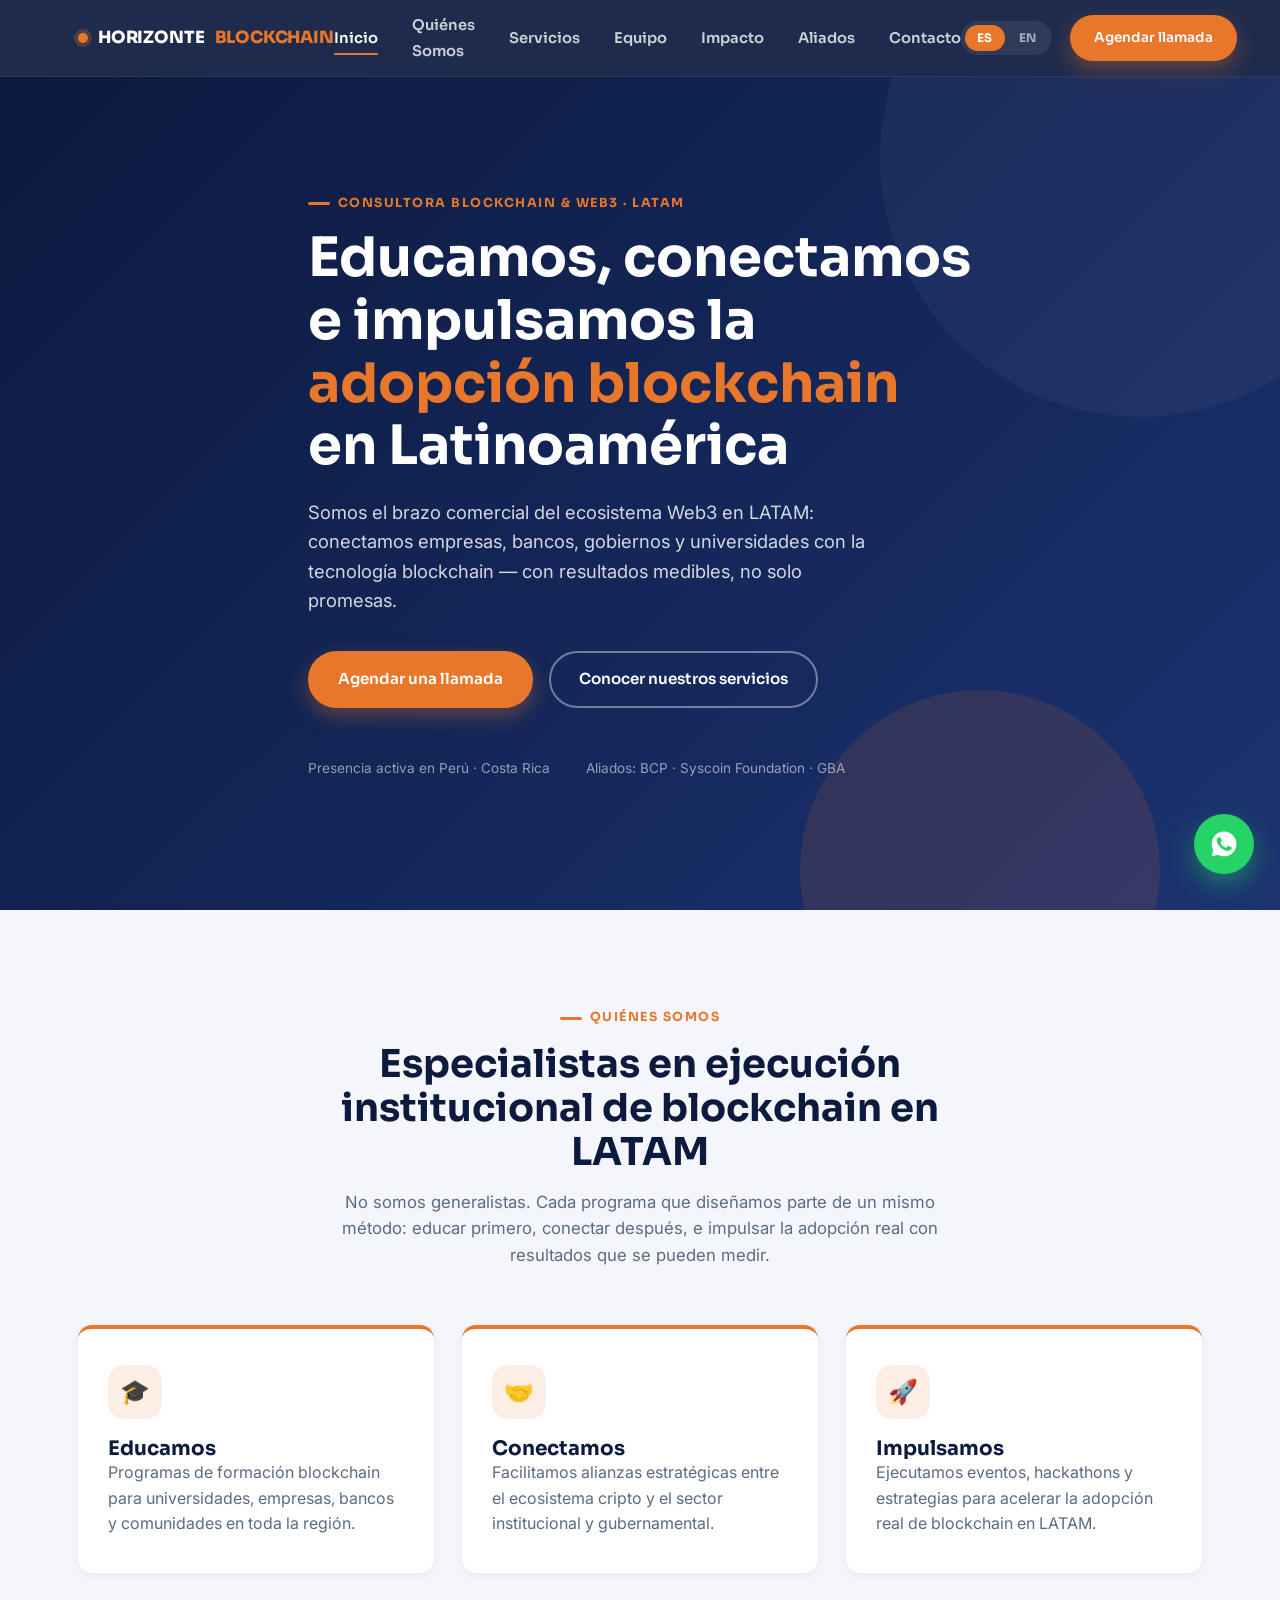
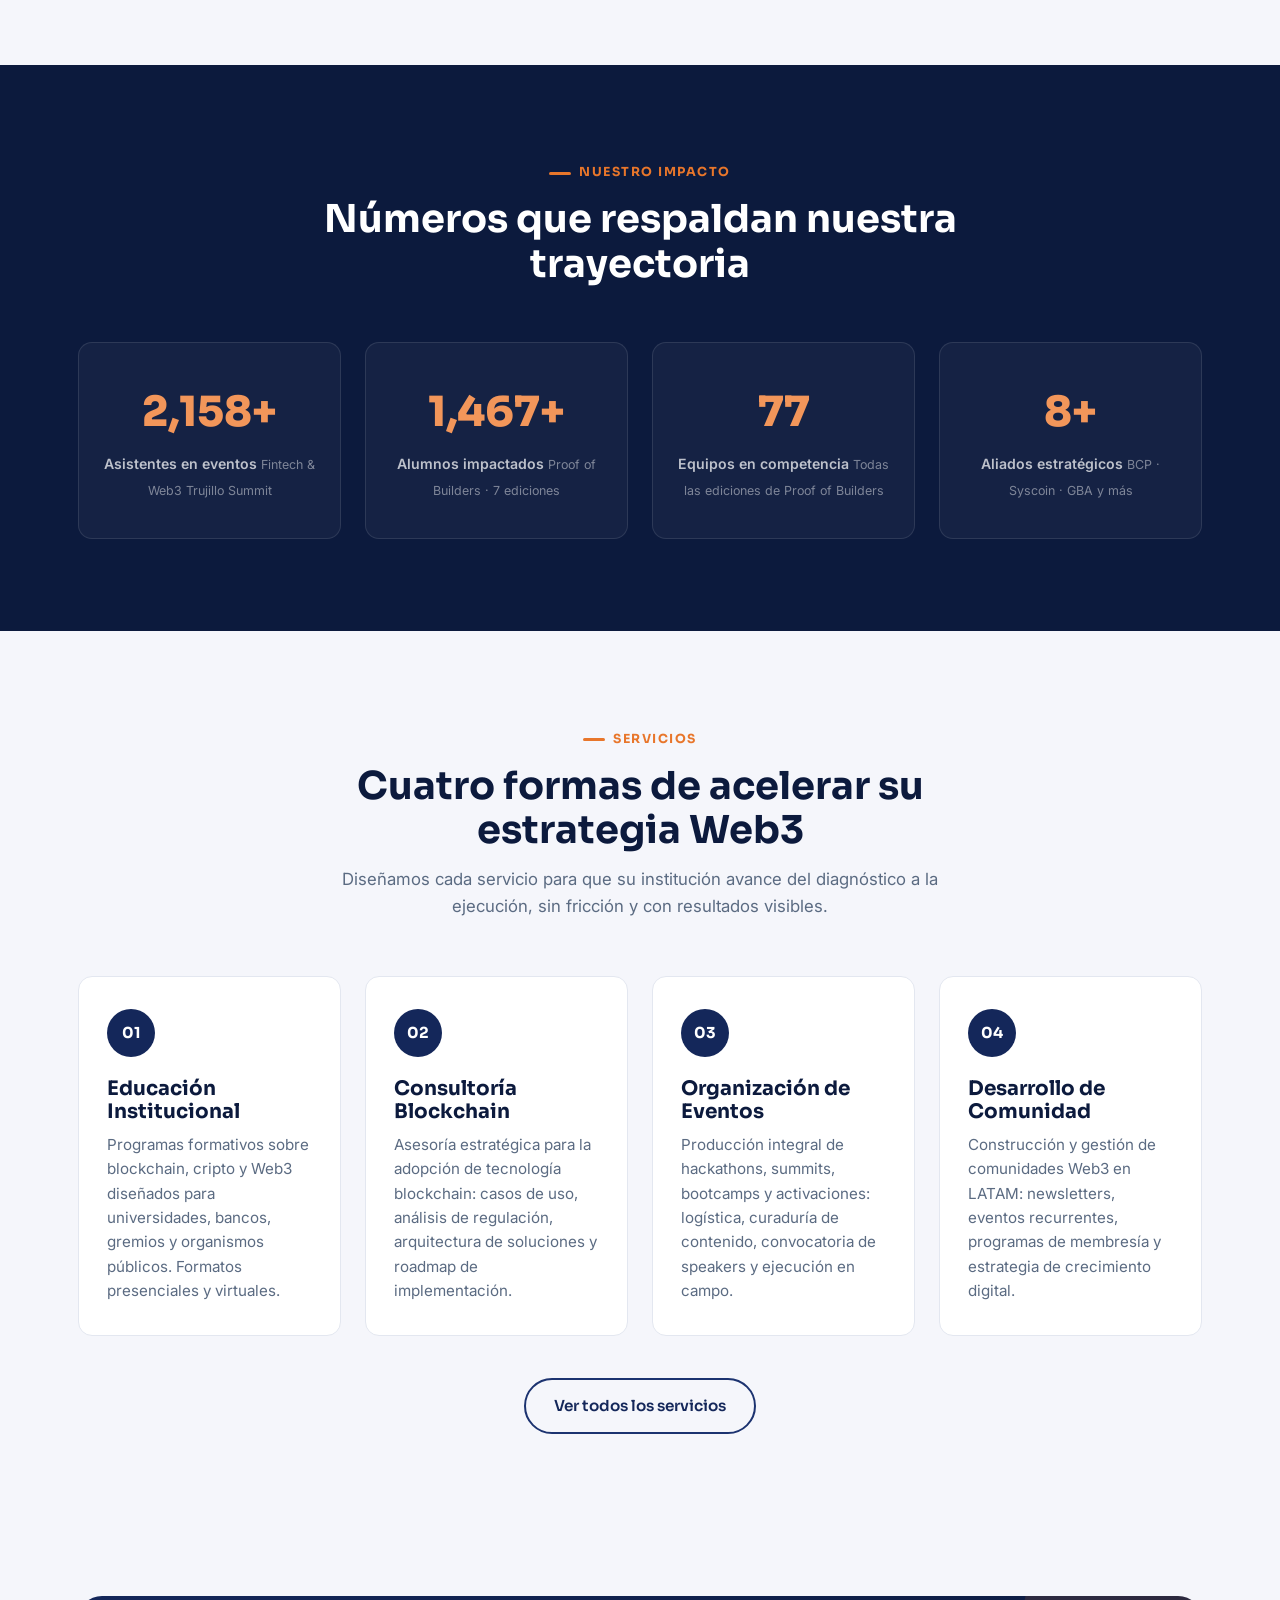
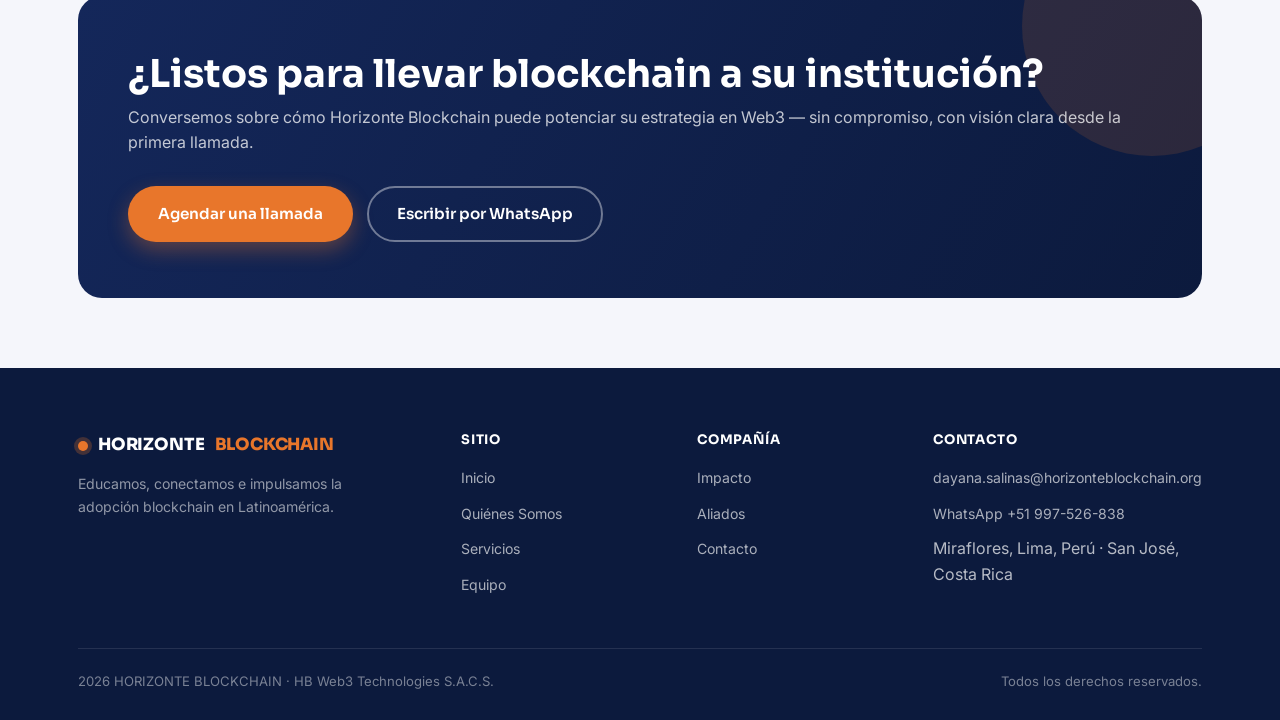
<file: index.html>
<!DOCTYPE html>
<html lang="es">
<head>
<meta charset="UTF-8">
<meta name="viewport" content="width=device-width, initial-scale=1.0">
<title>Horizonte Blockchain | Consultora Blockchain &amp; Web3 en LATAM</title>
<meta name="description" content="Educamos, conectamos e impulsamos la adopción blockchain en Latinoamérica. Consultoría, educación institucional y eventos Web3 en Perú, Costa Rica y toda la región.">
<link rel="icon" type="image/svg+xml" href="assets/favicon.svg">
<link rel="preconnect" href="https://fonts.googleapis.com">
<link rel="preconnect" href="https://fonts.gstatic.com" crossorigin>
<link href="https://fonts.googleapis.com/css2?family=Inter:wght@400;500;600;700&family=Sora:wght@600;700;800&display=swap" rel="stylesheet">
<link rel="stylesheet" href="assets/css/style.css">
</head>
<body>

<nav class="navbar">
  <div class="container nav-inner">
    <a href="index.html" class="brand"><span class="dot"></span>HORIZONTE <span class="accent">BLOCKCHAIN</span></a>
    <ul class="nav-links">
      <li><a href="index.html" data-i18n-html="nav.home">Inicio</a></li>
      <li><a href="nosotros.html" data-i18n-html="nav.about">Quiénes Somos</a></li>
      <li><a href="servicios.html" data-i18n-html="nav.services">Servicios</a></li>
      <li><a href="equipo.html" data-i18n-html="nav.team">Equipo</a></li>
      <li><a href="impacto.html" data-i18n-html="nav.impact">Impacto</a></li>
      <li><a href="aliados.html" data-i18n-html="nav.partners">Aliados</a></li>
      <li><a href="contacto.html" data-i18n-html="nav.contact">Contacto</a></li>
    </ul>
    <div class="nav-right">
      <div class="lang-toggle">
        <button data-lang="es">ES</button>
        <button data-lang="en">EN</button>
      </div>
      <a href="contacto.html" class="btn btn-primary" data-i18n-html="nav.cta" style="padding:10px 22px;font-size:0.85rem;">Agendar llamada</a>
      <button class="nav-toggle-btn" aria-label="Menú"><span></span><span></span><span></span></button>
    </div>
  </div>
</nav>

<section class="hero">
  <div class="container hero-inner">
    <p class="eyebrow" data-i18n-html="home.hero.eyebrow">Consultora Blockchain &amp; Web3 · LATAM</p>
    <h1 data-i18n-html="home.hero.title">Educamos, conectamos e impulsamos la <span class="accent">adopción blockchain</span> en Latinoamérica</h1>
    <p class="lead" data-i18n-html="home.hero.lead">Somos el brazo comercial del ecosistema Web3 en LATAM: conectamos empresas, bancos, gobiernos y universidades con la tecnología blockchain — con resultados medibles, no solo promesas.</p>
    <div class="hero-cta">
      <a href="contacto.html" class="btn btn-primary" data-i18n-html="home.hero.cta1">Agendar una llamada</a>
      <a href="servicios.html" class="btn btn-outline" data-i18n-html="home.hero.cta2">Conocer nuestros servicios</a>
    </div>
    <div class="hero-meta">
      <span data-i18n-html="home.hero.meta1">Presencia activa en Perú · Costa Rica</span>
      <span data-i18n-html="home.hero.meta2">Aliados: BCP · Syscoin Foundation · GBA</span>
    </div>
  </div>
</section>

<section>
  <div class="container">
    <div class="section-head">
      <p class="eyebrow" data-i18n-html="home.pillars.eyebrow">Quiénes Somos</p>
      <h2 data-i18n-html="home.pillars.title">Especialistas en ejecución institucional de blockchain en LATAM</h2>
      <p class="lead" data-i18n-html="home.pillars.lead">No somos generalistas. Cada programa que diseñamos parte de un mismo método: educar primero, conectar después, e impulsar la adopción real con resultados que se pueden medir.</p>
    </div>
    <div class="grid-3">
      <div class="pillar-card reveal">
        <div class="icon-circle">🎓</div>
        <h3 data-i18n-html="home.pillar1.title">Educamos</h3>
        <p data-i18n-html="home.pillar1.body">Programas de formación blockchain para universidades, empresas, bancos y comunidades en toda la región.</p>
      </div>
      <div class="pillar-card reveal">
        <div class="icon-circle">🤝</div>
        <h3 data-i18n-html="home.pillar2.title">Conectamos</h3>
        <p data-i18n-html="home.pillar2.body">Facilitamos alianzas estratégicas entre el ecosistema cripto y el sector institucional y gubernamental.</p>
      </div>
      <div class="pillar-card reveal">
        <div class="icon-circle">🚀</div>
        <h3 data-i18n-html="home.pillar3.title">Impulsamos</h3>
        <p data-i18n-html="home.pillar3.body">Ejecutamos eventos, hackathons y estrategias para acelerar la adopción real de blockchain en LATAM.</p>
      </div>
    </div>
  </div>
</section>

<section class="on-dark">
  <div class="container">
    <div class="section-head">
      <p class="eyebrow" data-i18n-html="home.stats.eyebrow">Nuestro Impacto</p>
      <h2 data-i18n-html="home.stats.title">Números que respaldan nuestra trayectoria</h2>
    </div>
    <div class="stats-grid">
      <div class="stat-box">
        <span class="stat-num" data-count="2,500+">0</span>
        <span class="stat-label" data-i18n-html="home.stat1.label">Asistentes en eventos</span>
        <span class="stat-sub" data-i18n-html="home.stat1.sub">Fintech &amp; Web3 Trujillo Summit</span>
      </div>
      <div class="stat-box">
        <span class="stat-num" data-count="1,700+">0</span>
        <span class="stat-label" data-i18n-html="home.stat2.label">Alumnos impactados</span>
        <span class="stat-sub" data-i18n-html="home.stat2.sub">Proof of Builders · 7 ediciones</span>
      </div>
      <div class="stat-box">
        <span class="stat-num" data-count="90">0</span>
        <span class="stat-label" data-i18n-html="home.stat3.label">Equipos en competencia</span>
        <span class="stat-sub" data-i18n-html="home.stat3.sub">Todas las ediciones de Proof of Builders</span>
      </div>
      <div class="stat-box">
        <span class="stat-num" data-count="10+">0</span>
        <span class="stat-label" data-i18n-html="home.stat4.label">Aliados estratégicos</span>
        <span class="stat-sub" data-i18n-html="home.stat4.sub">BCP · Syscoin · GBA y más</span>
      </div>
    </div>
  </div>
</section>

<section>
  <div class="container">
    <div class="section-head">
      <p class="eyebrow" data-i18n-html="home.services.eyebrow">Servicios</p>
      <h2 data-i18n-html="home.services.title">Cuatro formas de acelerar su estrategia Web3</h2>
      <p class="lead" data-i18n-html="home.services.lead">Diseñamos cada servicio para que su institución avance del diagnóstico a la ejecución, sin fricción y con resultados visibles.</p>
    </div>
    <div class="grid-4">
      <div class="card reveal">
        <span class="num-badge">01</span>
        <h3 data-i18n-html="services.s1.title">Educación Institucional</h3>
        <p data-i18n-html="services.s1.body">Programas formativos sobre blockchain, cripto y Web3 diseñados para universidades, bancos, gremios y organismos públicos.</p>
      </div>
      <div class="card reveal">
        <span class="num-badge">02</span>
        <h3 data-i18n-html="services.s2.title">Consultoría Blockchain</h3>
        <p data-i18n-html="services.s2.body">Asesoría estratégica para la adopción de tecnología blockchain: casos de uso, regulación y roadmap de implementación.</p>
      </div>
      <div class="card reveal">
        <span class="num-badge">03</span>
        <h3 data-i18n-html="services.s3.title">Organización de Eventos</h3>
        <p data-i18n-html="services.s3.body">Producción integral de hackathons, summits, bootcamps y activaciones blockchain en campo.</p>
      </div>
      <div class="card reveal">
        <span class="num-badge">04</span>
        <h3 data-i18n-html="services.s4.title">Desarrollo de Comunidad</h3>
        <p data-i18n-html="services.s4.body">Construcción y gestión de comunidades Web3 en LATAM con estrategia de crecimiento digital.</p>
      </div>
    </div>
    <div class="text-center" style="margin-top:42px;">
      <a href="servicios.html" class="btn btn-outline-dark" data-i18n-html="home.services.cta">Ver todos los servicios</a>
    </div>
  </div>
</section>

<section class="tight">
  <div class="container">
    <div class="cta-band">
      <div>
        <h2 data-i18n-html="home.cta.title">¿Listos para llevar blockchain a su institución?</h2>
        <p data-i18n-html="home.cta.body">Conversemos sobre cómo Horizonte Blockchain puede potenciar su estrategia en Web3 — sin compromiso, con visión clara desde la primera llamada.</p>
      </div>
      <div class="cta-actions">
        <a href="contacto.html" class="btn btn-primary" data-i18n-html="home.cta.btn1">Agendar una llamada</a>
        <a href="https://wa.me/51997526838" target="_blank" rel="noopener" class="btn btn-outline" data-i18n-html="home.cta.btn2">Escribir por WhatsApp</a>
      </div>
    </div>
  </div>
</section>

<footer>
  <div class="container">
    <div class="footer-grid">
      <div class="footer-brand">
        <div class="brand"><span class="dot"></span>HORIZONTE <span class="accent">BLOCKCHAIN</span></div>
        <p data-i18n-html="footer.tagline">Educamos, conectamos e impulsamos la adopción blockchain en Latinoamérica.</p>
      </div>
      <div>
        <h4 data-i18n-html="footer.col1">Sitio</h4>
        <ul>
          <li><a href="index.html" data-i18n-html="nav.home">Inicio</a></li>
          <li><a href="nosotros.html" data-i18n-html="nav.about">Quiénes Somos</a></li>
          <li><a href="servicios.html" data-i18n-html="nav.services">Servicios</a></li>
          <li><a href="equipo.html" data-i18n-html="nav.team">Equipo</a></li>
        </ul>
      </div>
      <div>
        <h4 data-i18n-html="footer.col2">Compañía</h4>
        <ul>
          <li><a href="impacto.html" data-i18n-html="nav.impact">Impacto</a></li>
          <li><a href="aliados.html" data-i18n-html="nav.partners">Aliados</a></li>
          <li><a href="contacto.html" data-i18n-html="nav.contact">Contacto</a></li>
        </ul>
      </div>
      <div>
        <h4 data-i18n-html="footer.col3">Contacto</h4>
        <ul>
          <li><a href="mailto:dayana.salinas@horizonteblockchain.org">dayana.salinas@horizonteblockchain.org</a></li>
          <li><a href="https://wa.me/51997526838" target="_blank" rel="noopener">WhatsApp +51 997-526-838</a></li>
          <li><span data-i18n-html="footer.location">Miraflores, Lima, Perú · San José, Costa Rica</span></li>
        </ul>
      </div>
    </div>
    <div class="footer-bottom">
      <span><span data-year></span> HORIZONTE BLOCKCHAIN · <span data-i18n-html="footer.legal">HB Web3 Technologies S.A.C.S.</span></span>
      <span data-i18n-html="footer.rights">Todos los derechos reservados.</span>
    </div>
  </div>
</footer>

<a href="https://wa.me/51997526838" target="_blank" rel="noopener" class="wa-float" aria-label="WhatsApp">
  <svg viewBox="0 0 24 24"><path d="M12.04 2c-5.46 0-9.91 4.45-9.91 9.91 0 1.75.46 3.45 1.32 4.95L2 22l5.25-1.38c1.45.79 3.08 1.21 4.79 1.21 5.46 0 9.91-4.45 9.91-9.91s-4.45-9.92-9.91-9.92zm5.71 14.06c-.24.68-1.4 1.34-1.93 1.42-.5.08-1.12.11-1.81-.11-.42-.13-.96-.31-1.66-.61-2.92-1.26-4.82-4.21-4.97-4.41-.15-.2-1.19-1.58-1.19-3.01 0-1.43.75-2.13 1.02-2.42.27-.29.58-.36.78-.36.2 0 .39 0 .56.01.18.01.42-.07.66.5.24.58.82 2 .9 2.14.08.15.13.32.03.52-.1.2-.16.32-.31.49-.15.17-.31.38-.45.51-.15.14-.3.29-.13.58.17.29.78 1.27 1.67 2.06 1.15 1.02 2.11 1.34 2.42 1.49.31.15.49.13.67-.05.18-.18.78-.84.98-1.13.2-.29.4-.24.66-.14.27.1 1.69.8 1.98.94.29.15.48.22.55.34.07.13.07.74-.17 1.42z"/></svg>
</a>

<script src="assets/js/i18n.js"></script>
<script src="assets/js/main.js"></script>
</body>
</html>
</file>
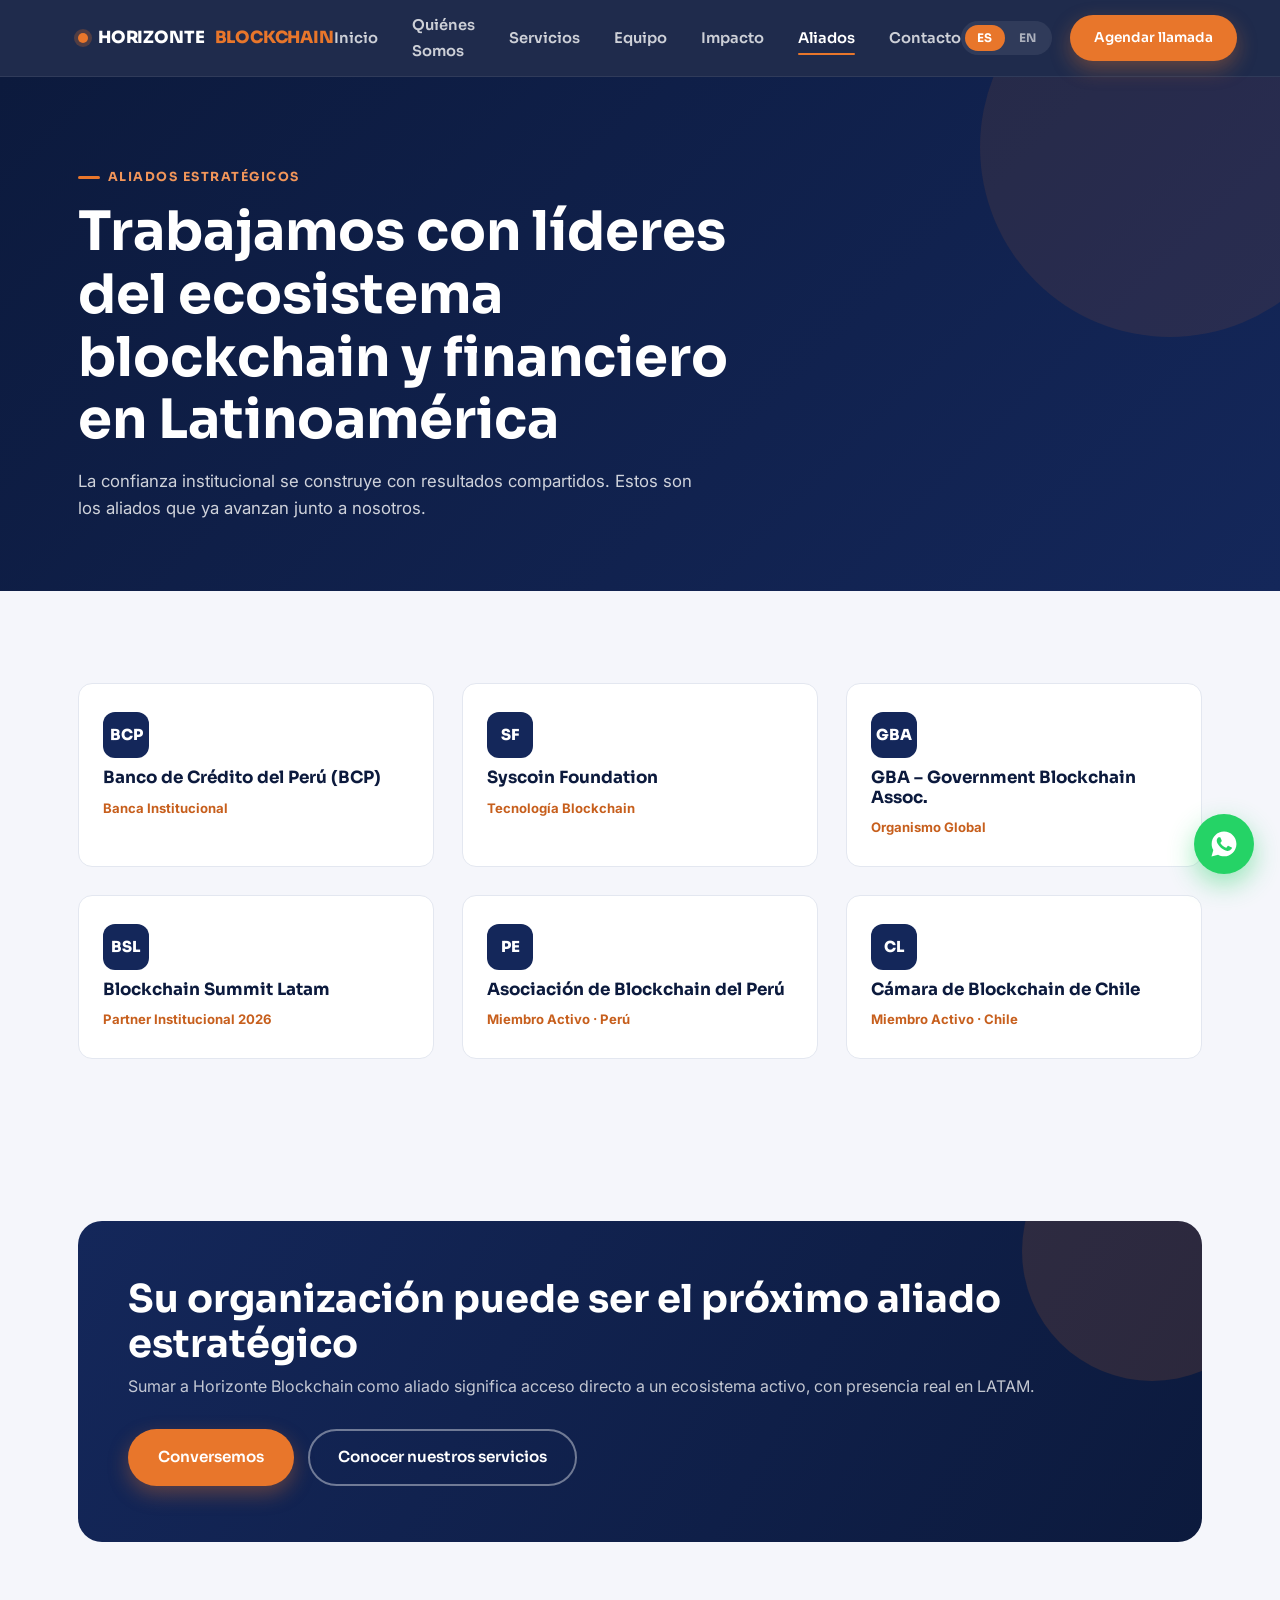
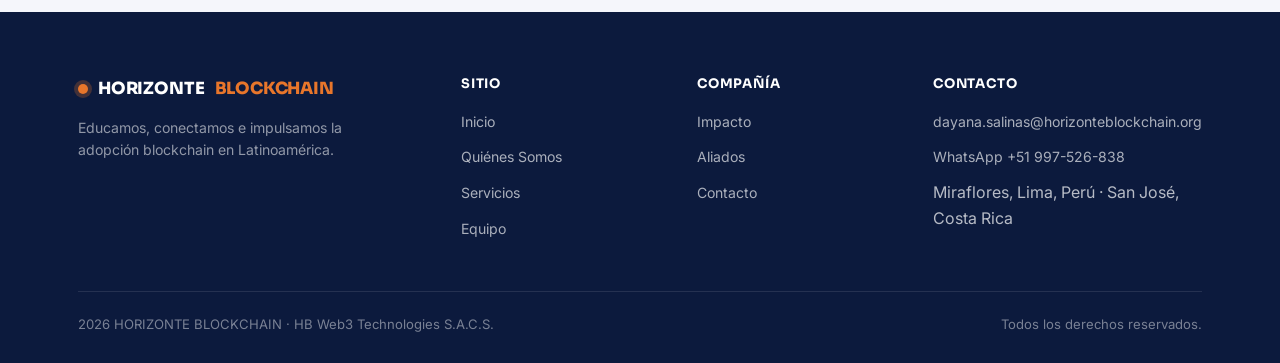
<file: aliados.html>
<!DOCTYPE html>
<html lang="es">
<head>
<meta charset="UTF-8">
<meta name="viewport" content="width=device-width, initial-scale=1.0">
<title>Aliados | Horizonte Blockchain</title>
<meta name="description" content="BCP, Syscoin Foundation, GBA, Blockchain Summit Latam y más. Conozca la red de aliados estratégicos de Horizonte Blockchain en LATAM.">
<link rel="icon" type="image/svg+xml" href="assets/favicon.svg">
<link rel="preconnect" href="https://fonts.googleapis.com">
<link rel="preconnect" href="https://fonts.gstatic.com" crossorigin>
<link href="https://fonts.googleapis.com/css2?family=Inter:wght@400;500;600;700&family=Sora:wght@600;700;800&display=swap" rel="stylesheet">
<link rel="stylesheet" href="assets/css/style.css">
</head>
<body>

<nav class="navbar">
  <div class="container nav-inner">
    <a href="index.html" class="brand"><span class="dot"></span>HORIZONTE <span class="accent">BLOCKCHAIN</span></a>
    <ul class="nav-links">
      <li><a href="index.html" data-i18n-html="nav.home">Inicio</a></li>
      <li><a href="nosotros.html" data-i18n-html="nav.about">Quiénes Somos</a></li>
      <li><a href="servicios.html" data-i18n-html="nav.services">Servicios</a></li>
      <li><a href="equipo.html" data-i18n-html="nav.team">Equipo</a></li>
      <li><a href="impacto.html" data-i18n-html="nav.impact">Impacto</a></li>
      <li><a href="aliados.html" data-i18n-html="nav.partners">Aliados</a></li>
      <li><a href="contacto.html" data-i18n-html="nav.contact">Contacto</a></li>
    </ul>
    <div class="nav-right">
      <div class="lang-toggle">
        <button data-lang="es">ES</button>
        <button data-lang="en">EN</button>
      </div>
      <a href="contacto.html" class="btn btn-primary" data-i18n-html="nav.cta" style="padding:10px 22px;font-size:0.85rem;">Agendar llamada</a>
      <button class="nav-toggle-btn" aria-label="Menú"><span></span><span></span><span></span></button>
    </div>
  </div>
</nav>

<section class="page-hero">
  <div class="container">
    <p class="eyebrow" data-i18n-html="partners.hero.eyebrow">Aliados</p>
    <h1 data-i18n-html="partners.hero.title">Una red de aliados que respalda cada proyecto que ejecutamos</h1>
    <p class="lead" data-i18n-html="partners.hero.lead">Bancos, fundaciones tecnológicas, organismos globales y asociaciones nacionales confían en Horizonte Blockchain para llevar adopción real al ecosistema.</p>
  </div>
</section>

<section>
  <div class="container">
    <div class="grid-3">
      <div class="partner-card reveal">
        <div class="partner-mark">BCP</div>
        <h3 data-i18n-html="partners.p1.name">Banco de Crédito del Perú</h3>
        <p class="partner-tag" data-i18n-html="partners.p1.tag">Banca Institucional</p>
      </div>
      <div class="partner-card reveal">
        <div class="partner-mark">SF</div>
        <h3 data-i18n-html="partners.p2.name">Syscoin Foundation</h3>
        <p class="partner-tag" data-i18n-html="partners.p2.tag">Tecnología Blockchain</p>
      </div>
      <div class="partner-card reveal">
        <div class="partner-mark">GBA</div>
        <h3 data-i18n-html="partners.p3.name">GBA – Government Blockchain Association</h3>
        <p class="partner-tag" data-i18n-html="partners.p3.tag">Organismo Global</p>
      </div>
      <div class="partner-card reveal">
        <div class="partner-mark">BSL</div>
        <h3 data-i18n-html="partners.p4.name">Blockchain Summit Latam</h3>
        <p class="partner-tag" data-i18n-html="partners.p4.tag">Partner Institucional 2026</p>
      </div>
      <div class="partner-card reveal">
        <div class="partner-mark">PE</div>
        <h3 data-i18n-html="partners.p5.name">Asociación de Blockchain del Perú</h3>
        <p class="partner-tag" data-i18n-html="partners.p5.tag">Miembro Activo · Perú</p>
      </div>
      <div class="partner-card reveal">
        <div class="partner-mark">CL</div>
        <h3 data-i18n-html="partners.p6.name">Cámara de Blockchain de Chile</h3>
        <p class="partner-tag" data-i18n-html="partners.p6.tag">Miembro Activo · Chile</p>
      </div>
    </div>
  </div>
</section>

<section class="tight">
  <div class="container">
    <div class="cta-band">
      <div>
        <h2 data-i18n-html="partners.cta.title">Súmese a la red de aliados de Horizonte Blockchain</h2>
        <p data-i18n-html="partners.cta.body">Construyamos juntos la próxima alianza estratégica que acelere la adopción blockchain en su mercado.</p>
      </div>
      <div class="cta-actions">
        <a href="contacto.html" class="btn btn-primary" data-i18n-html="partners.cta.btn1">Agendar una llamada</a>
        <a href="https://wa.me/51997526838" target="_blank" rel="noopener" class="btn btn-outline" data-i18n-html="partners.cta.btn2">Escribir por WhatsApp</a>
      </div>
    </div>
  </div>
</section>

<footer>
  <div class="container">
    <div class="footer-grid">
      <div class="footer-brand">
        <div class="brand"><span class="dot"></span>HORIZONTE <span class="accent">BLOCKCHAIN</span></div>
        <p data-i18n-html="footer.tagline">Educamos, conectamos e impulsamos la adopción blockchain en Latinoamérica.</p>
      </div>
      <div>
        <h4 data-i18n-html="footer.col1">Sitio</h4>
        <ul>
          <li><a href="index.html" data-i18n-html="nav.home">Inicio</a></li>
          <li><a href="nosotros.html" data-i18n-html="nav.about">Quiénes Somos</a></li>
          <li><a href="servicios.html" data-i18n-html="nav.services">Servicios</a></li>
          <li><a href="equipo.html" data-i18n-html="nav.team">Equipo</a></li>
        </ul>
      </div>
      <div>
        <h4 data-i18n-html="footer.col2">Compañía</h4>
        <ul>
          <li><a href="impacto.html" data-i18n-html="nav.impact">Impacto</a></li>
          <li><a href="aliados.html" data-i18n-html="nav.partners">Aliados</a></li>
          <li><a href="contacto.html" data-i18n-html="nav.contact">Contacto</a></li>
        </ul>
      </div>
      <div>
        <h4 data-i18n-html="footer.col3">Contacto</h4>
        <ul>
          <li><a href="mailto:dayana.salinas@horizonteblockchain.org">dayana.salinas@horizonteblockchain.org</a></li>
          <li><a href="https://wa.me/51997526838" target="_blank" rel="noopener">WhatsApp +51 997-526-838</a></li>
          <li><span data-i18n-html="footer.location">Miraflores, Lima, Perú · San José, Costa Rica</span></li>
        </ul>
      </div>
    </div>
    <div class="footer-bottom">
      <span><span data-year></span> HORIZONTE BLOCKCHAIN · <span data-i18n-html="footer.legal">HB Web3 Technologies S.A.C.S.</span></span>
      <span data-i18n-html="footer.rights">Todos los derechos reservados.</span>
    </div>
  </div>
</footer>

<a href="https://wa.me/51997526838" target="_blank" rel="noopener" class="wa-float" aria-label="WhatsApp">
  <svg viewBox="0 0 24 24"><path d="M12.04 2c-5.46 0-9.91 4.45-9.91 9.91 0 1.75.46 3.45 1.32 4.95L2 22l5.25-1.38c1.45.79 3.08 1.21 4.79 1.21 5.46 0 9.91-4.45 9.91-9.91s-4.45-9.92-9.91-9.92zm5.71 14.06c-.24.68-1.4 1.34-1.93 1.42-.5.08-1.12.11-1.81-.11-.42-.13-.96-.31-1.66-.61-2.92-1.26-4.82-4.21-4.97-4.41-.15-.2-1.19-1.58-1.19-3.01 0-1.43.75-2.13 1.02-2.42.27-.29.58-.36.78-.36.2 0 .39 0 .56.01.18.01.42-.07.66.5.24.58.82 2 .9 2.14.08.15.13.32.03.52-.1.2-.16.32-.31.49-.15.17-.31.38-.45.51-.15.14-.3.29-.13.58.17.29.78 1.27 1.67 2.06 1.15 1.02 2.11 1.34 2.42 1.49.31.15.49.13.67-.05.18-.18.78-.84.98-1.13.2-.29.4-.24.66-.14.27.1 1.69.8 1.98.94.29.15.48.22.55.34.07.13.07.74-.17 1.42z"/></svg>
</a>

<script src="assets/js/i18n.js"></script>
<script src="assets/js/main.js"></script>
</body>
</html>
</file>
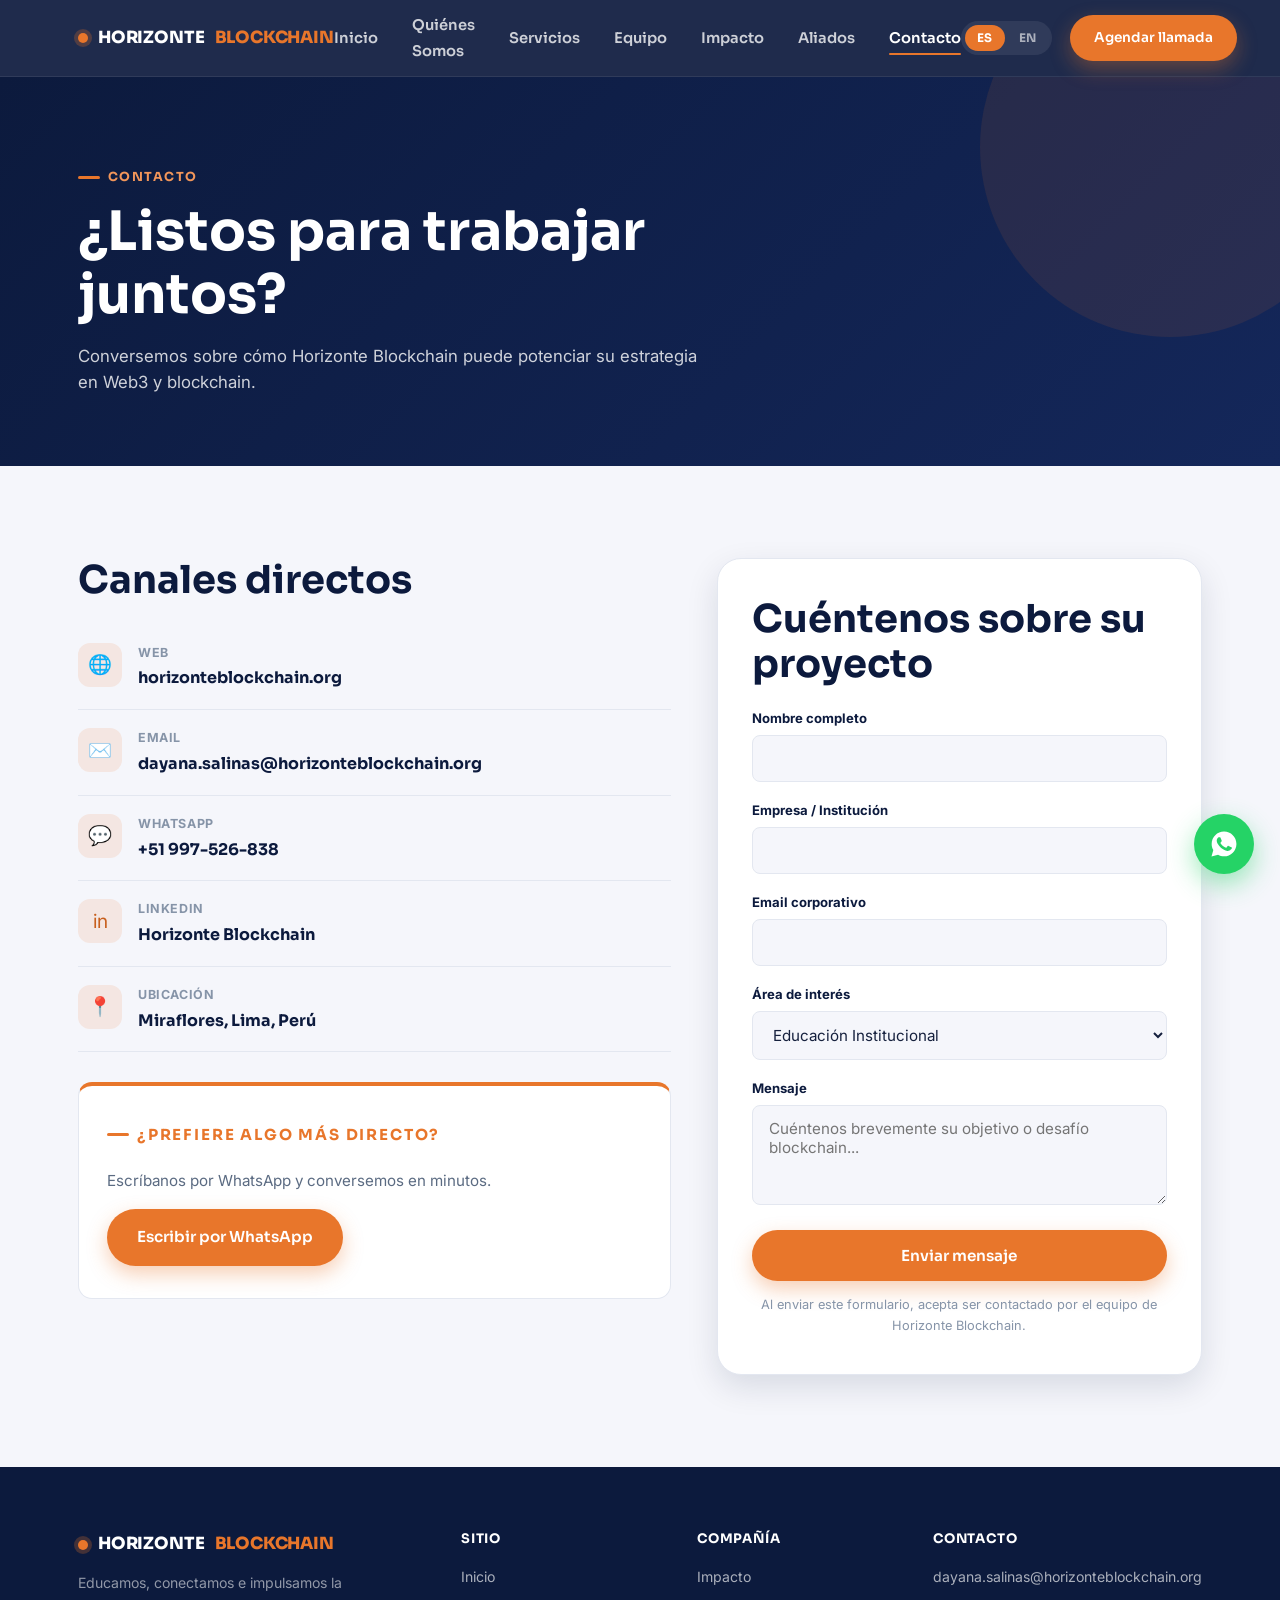
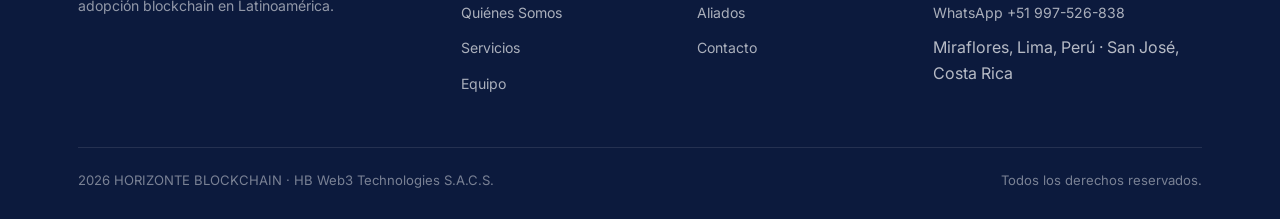
<file: contacto.html>
<!DOCTYPE html>
<html lang="es">
<head>
<meta charset="UTF-8">
<meta name="viewport" content="width=device-width, initial-scale=1.0">
<title>Contacto | Horizonte Blockchain</title>
<meta name="description" content="Agende una llamada con Horizonte Blockchain. Escríbanos por WhatsApp o email y conversemos sobre su próximo proyecto blockchain en LATAM.">
<link rel="icon" type="image/svg+xml" href="assets/favicon.svg">
<link rel="preconnect" href="https://fonts.googleapis.com">
<link rel="preconnect" href="https://fonts.gstatic.com" crossorigin>
<link href="https://fonts.googleapis.com/css2?family=Inter:wght@400;500;600;700&family=Sora:wght@600;700;800&display=swap" rel="stylesheet">
<link rel="stylesheet" href="assets/css/style.css">
</head>
<body>

<nav class="navbar">
  <div class="container nav-inner">
    <a href="index.html" class="brand"><span class="dot"></span>HORIZONTE <span class="accent">BLOCKCHAIN</span></a>
    <ul class="nav-links">
      <li><a href="index.html" data-i18n-html="nav.home">Inicio</a></li>
      <li><a href="nosotros.html" data-i18n-html="nav.about">Quiénes Somos</a></li>
      <li><a href="servicios.html" data-i18n-html="nav.services">Servicios</a></li>
      <li><a href="equipo.html" data-i18n-html="nav.team">Equipo</a></li>
      <li><a href="impacto.html" data-i18n-html="nav.impact">Impacto</a></li>
      <li><a href="aliados.html" data-i18n-html="nav.partners">Aliados</a></li>
      <li><a href="contacto.html" data-i18n-html="nav.contact">Contacto</a></li>
    </ul>
    <div class="nav-right">
      <div class="lang-toggle">
        <button data-lang="es">ES</button>
        <button data-lang="en">EN</button>
      </div>
      <a href="contacto.html" class="btn btn-primary" data-i18n-html="nav.cta" style="padding:10px 22px;font-size:0.85rem;">Agendar llamada</a>
      <button class="nav-toggle-btn" aria-label="Menú"><span></span><span></span><span></span></button>
    </div>
  </div>
</nav>

<section class="page-hero">
  <div class="container">
    <p class="eyebrow" data-i18n-html="contact.hero.eyebrow">Contacto</p>
    <h1 data-i18n-html="contact.hero.title">¿Listos para trabajar juntos?</h1>
    <p class="lead" data-i18n-html="contact.hero.lead">Conversemos sobre cómo Horizonte Blockchain puede potenciar su estrategia en Web3 y blockchain.</p>
  </div>
</section>

<section>
  <div class="container">
    <div class="contact-grid">
      <div>
        <h2 style="margin-bottom:22px;" data-i18n-html="contact.channels.title">Canales directos</h2>

        <div class="contact-channel">
          <div class="ic">🌐</div>
          <div>
            <p class="label" data-i18n-html="contact.ch.web.label">Web</p>
            <p class="value"><a href="https://horizonteblockchain.org" target="_blank" rel="noopener">horizonteblockchain.org</a></p>
          </div>
        </div>

        <div class="contact-channel">
          <div class="ic">✉️</div>
          <div>
            <p class="label" data-i18n-html="contact.ch.email.label">Email</p>
            <p class="value"><a href="mailto:dayana.salinas@horizonteblockchain.org">dayana.salinas@horizonteblockchain.org</a></p>
          </div>
        </div>

        <div class="contact-channel">
          <div class="ic">💬</div>
          <div>
            <p class="label" data-i18n-html="contact.ch.whatsapp.label">WhatsApp</p>
            <p class="value"><a href="https://wa.me/51997526838" target="_blank" rel="noopener">+51 997-526-838</a></p>
          </div>
        </div>

        <div class="contact-channel">
          <div class="ic">in</div>
          <div>
            <p class="label" data-i18n-html="contact.ch.linkedin.label">LinkedIn</p>
            <p class="value">Horizonte Blockchain</p>
          </div>
        </div>

        <div class="contact-channel">
          <div class="ic">📍</div>
          <div>
            <p class="label" data-i18n-html="contact.ch.location.label">Ubicación</p>
            <p class="value" data-i18n-html="contact.ch.location.value">Miraflores, Lima, Perú</p>
          </div>
        </div>

        <div class="card reveal" style="margin-top:30px;border-top:4px solid var(--orange);">
          <p class="eyebrow" data-i18n-html="contact.alt.title">¿Prefiere algo más directo?</p>
          <p style="margin-top:8px;" data-i18n-html="contact.alt.body">Escríbanos por WhatsApp y conversemos en minutos.</p>
          <a href="https://wa.me/51997526838" target="_blank" rel="noopener" class="btn btn-primary" style="margin-top:16px;display:inline-block;" data-i18n-html="contact.alt.btn">Escribir por WhatsApp</a>
        </div>
      </div>

      <div class="form-card reveal">
        <h2 data-i18n-html="contact.form.title">Cuéntenos sobre su proyecto</h2>

        <form id="contact-form" style="margin-top:22px;">
          <div class="field">
            <label for="f-name" data-i18n-html="contact.form.name">Nombre completo</label>
            <input type="text" id="f-name" name="name" required>
          </div>
          <div class="field">
            <label for="f-org" data-i18n-html="contact.form.org">Empresa / Institución</label>
            <input type="text" id="f-org" name="org">
          </div>
          <div class="field">
            <label for="f-email" data-i18n-html="contact.form.email">Email corporativo</label>
            <input type="email" id="f-email" name="email" required>
          </div>
          <div class="field">
            <label for="f-interest" data-i18n-html="contact.form.interest">Área de interés</label>
            <select id="f-interest" name="interest">
              <option data-i18n-html="contact.form.interest.opt1">Educación Institucional</option>
              <option data-i18n-html="contact.form.interest.opt2">Consultoría Blockchain</option>
              <option data-i18n-html="contact.form.interest.opt3">Eventos &amp; Hackathons</option>
              <option data-i18n-html="contact.form.interest.opt4">Desarrollo de Comunidad</option>
              <option data-i18n-html="contact.form.interest.opt5">Otro / Aún no estoy seguro</option>
            </select>
          </div>
          <div class="field">
            <label for="f-message" data-i18n-html="contact.form.message">Mensaje</label>
            <textarea id="f-message" name="message" data-i18n-ph="contact.form.message.ph" placeholder="Cuéntenos brevemente su objetivo o desafío blockchain..."></textarea>
          </div>
          <button type="submit" class="btn btn-primary" style="width:100%;justify-content:center;" data-i18n-html="contact.form.submit">Enviar mensaje</button>
          <p class="form-note" data-i18n-html="contact.form.note">Al enviar este formulario, acepta ser contactado por el equipo de Horizonte Blockchain.</p>
        </form>

        <div id="contact-success" class="form-success hidden">
          <p data-i18n-html="contact.form.success">¡Mensaje enviado! Nuestro equipo le responderá en menos de 24 horas hábiles.</p>
        </div>
      </div>
    </div>
  </div>
</section>

<footer>
  <div class="container">
    <div class="footer-grid">
      <div class="footer-brand">
        <div class="brand"><span class="dot"></span>HORIZONTE <span class="accent">BLOCKCHAIN</span></div>
        <p data-i18n-html="footer.tagline">Educamos, conectamos e impulsamos la adopción blockchain en Latinoamérica.</p>
      </div>
      <div>
        <h4 data-i18n-html="footer.col1">Sitio</h4>
        <ul>
          <li><a href="index.html" data-i18n-html="nav.home">Inicio</a></li>
          <li><a href="nosotros.html" data-i18n-html="nav.about">Quiénes Somos</a></li>
          <li><a href="servicios.html" data-i18n-html="nav.services">Servicios</a></li>
          <li><a href="equipo.html" data-i18n-html="nav.team">Equipo</a></li>
        </ul>
      </div>
      <div>
        <h4 data-i18n-html="footer.col2">Compañía</h4>
        <ul>
          <li><a href="impacto.html" data-i18n-html="nav.impact">Impacto</a></li>
          <li><a href="aliados.html" data-i18n-html="nav.partners">Aliados</a></li>
          <li><a href="contacto.html" data-i18n-html="nav.contact">Contacto</a></li>
        </ul>
      </div>
      <div>
        <h4 data-i18n-html="footer.col3">Contacto</h4>
        <ul>
          <li><a href="mailto:dayana.salinas@horizonteblockchain.org">dayana.salinas@horizonteblockchain.org</a></li>
          <li><a href="https://wa.me/51997526838" target="_blank" rel="noopener">WhatsApp +51 997-526-838</a></li>
          <li><span data-i18n-html="footer.location">Miraflores, Lima, Perú · San José, Costa Rica</span></li>
        </ul>
      </div>
    </div>
    <div class="footer-bottom">
      <span><span data-year></span> HORIZONTE BLOCKCHAIN · <span data-i18n-html="footer.legal">HB Web3 Technologies S.A.C.S.</span></span>
      <span data-i18n-html="footer.rights">Todos los derechos reservados.</span>
    </div>
  </div>
</footer>

<a href="https://wa.me/51997526838" target="_blank" rel="noopener" class="wa-float" aria-label="WhatsApp">
  <svg viewBox="0 0 24 24"><path d="M12.04 2c-5.46 0-9.91 4.45-9.91 9.91 0 1.75.46 3.45 1.32 4.95L2 22l5.25-1.38c1.45.79 3.08 1.21 4.79 1.21 5.46 0 9.91-4.45 9.91-9.91s-4.45-9.92-9.91-9.92zm5.71 14.06c-.24.68-1.4 1.34-1.93 1.42-.5.08-1.12.11-1.81-.11-.42-.13-.96-.31-1.66-.61-2.92-1.26-4.82-4.21-4.97-4.41-.15-.2-1.19-1.58-1.19-3.01 0-1.43.75-2.13 1.02-2.42.27-.29.58-.36.78-.36.2 0 .39 0 .56.01.18.01.42-.07.66.5.24.58.82 2 .9 2.14.08.15.13.32.03.52-.1.2-.16.32-.31.49-.15.17-.31.38-.45.51-.15.14-.3.29-.13.58.17.29.78 1.27 1.67 2.06 1.15 1.02 2.11 1.34 2.42 1.49.31.15.49.13.67-.05.18-.18.78-.84.98-1.13.2-.29.4-.24.66-.14.27.1 1.69.8 1.98.94.29.15.48.22.55.34.07.13.07.74-.17 1.42z"/></svg>
</a>

<script src="assets/js/i18n.js"></script>
<script src="assets/js/main.js"></script>
</body>
</html>
</file>
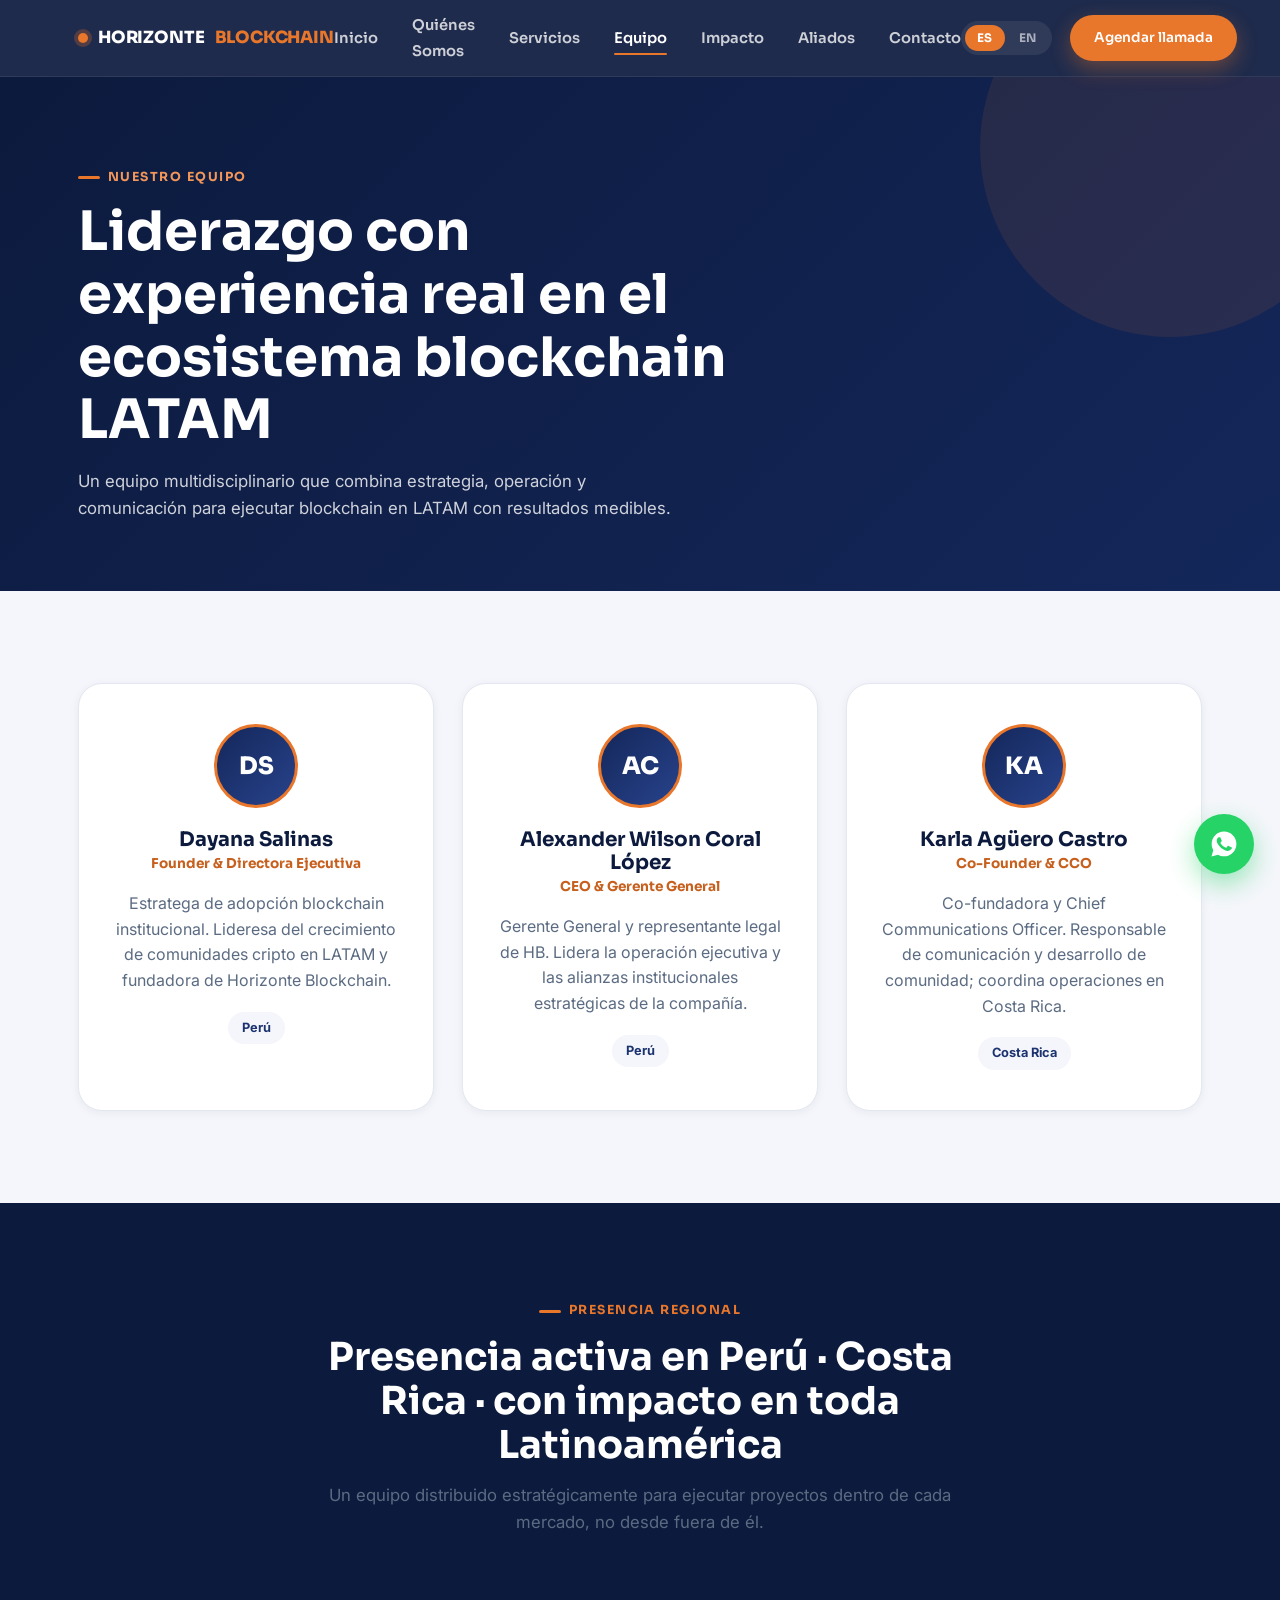
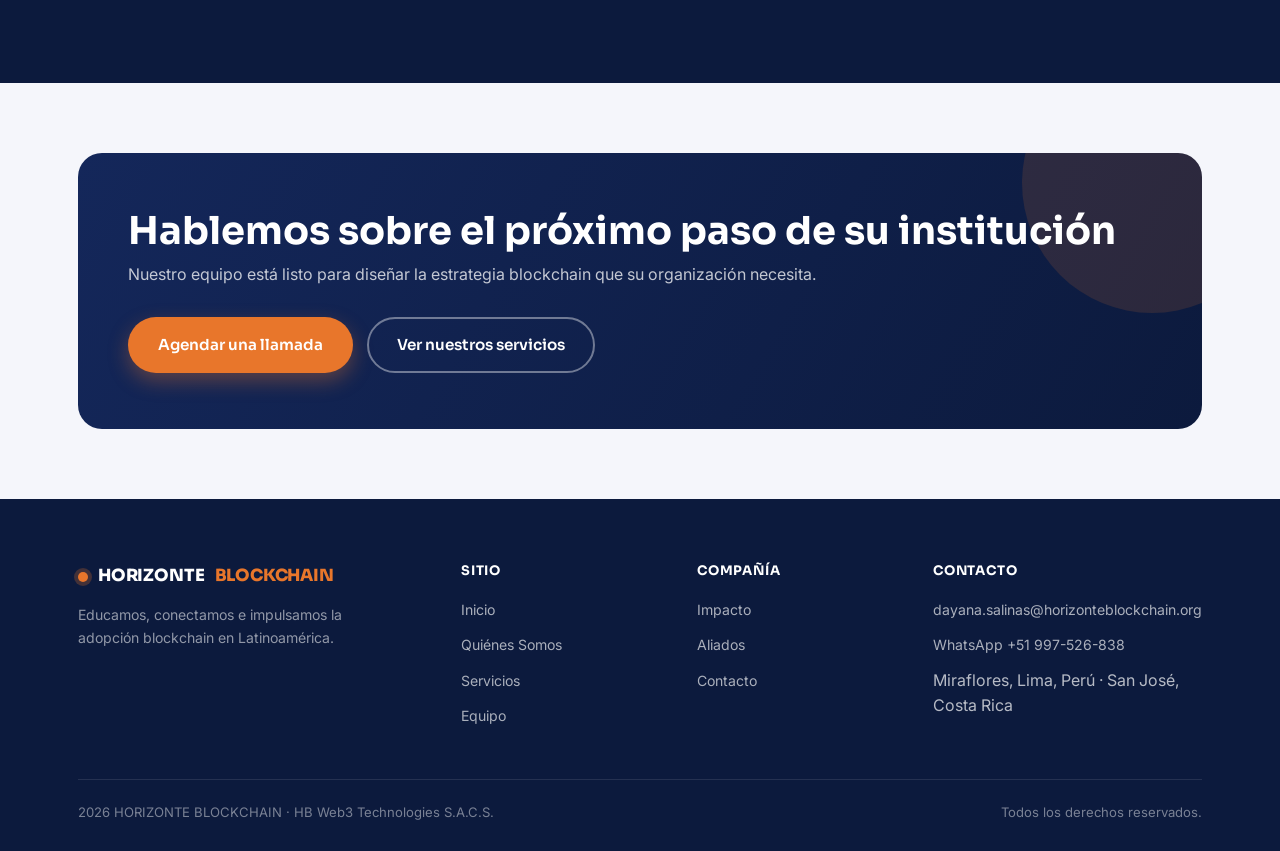
<file: equipo.html>
<!DOCTYPE html>
<html lang="es">
<head>
<meta charset="UTF-8">
<meta name="viewport" content="width=device-width, initial-scale=1.0">
<title>Equipo | Horizonte Blockchain</title>
<meta name="description" content="Conozca al equipo fundador de Horizonte Blockchain: liderazgo con presencia activa en Perú y Costa Rica, e impacto en toda Latinoamérica.">
<link rel="icon" type="image/svg+xml" href="assets/favicon.svg">
<link rel="preconnect" href="https://fonts.googleapis.com">
<link rel="preconnect" href="https://fonts.gstatic.com" crossorigin>
<link href="https://fonts.googleapis.com/css2?family=Inter:wght@400;500;600;700&family=Sora:wght@600;700;800&display=swap" rel="stylesheet">
<link rel="stylesheet" href="assets/css/style.css">
</head>
<body>

<nav class="navbar">
  <div class="container nav-inner">
    <a href="index.html" class="brand"><span class="dot"></span>HORIZONTE <span class="accent">BLOCKCHAIN</span></a>
    <ul class="nav-links">
      <li><a href="index.html" data-i18n-html="nav.home">Inicio</a></li>
      <li><a href="nosotros.html" data-i18n-html="nav.about">Quiénes Somos</a></li>
      <li><a href="servicios.html" data-i18n-html="nav.services">Servicios</a></li>
      <li><a href="equipo.html" data-i18n-html="nav.team">Equipo</a></li>
      <li><a href="impacto.html" data-i18n-html="nav.impact">Impacto</a></li>
      <li><a href="aliados.html" data-i18n-html="nav.partners">Aliados</a></li>
      <li><a href="contacto.html" data-i18n-html="nav.contact">Contacto</a></li>
    </ul>
    <div class="nav-right">
      <div class="lang-toggle">
        <button data-lang="es">ES</button>
        <button data-lang="en">EN</button>
      </div>
      <a href="contacto.html" class="btn btn-primary" data-i18n-html="nav.cta" style="padding:10px 22px;font-size:0.85rem;">Agendar llamada</a>
      <button class="nav-toggle-btn" aria-label="Menú"><span></span><span></span><span></span></button>
    </div>
  </div>
</nav>

<section class="page-hero">
  <div class="container">
    <p class="eyebrow" data-i18n-html="team.hero.eyebrow">Equipo</p>
    <h1 data-i18n-html="team.hero.title">El liderazgo detrás de Horizonte Blockchain</h1>
    <p class="lead" data-i18n-html="team.hero.lead">Un equipo fundador con presencia activa en Perú y Costa Rica, y con la experiencia necesaria para ejecutar — no solo asesorar.</p>
  </div>
</section>

<section>
  <div class="container">
    <div class="grid-3">
      <div class="team-card reveal">
        <div class="team-avatar">DS</div>
        <h3 data-i18n-html="team.m1.name">Dayana Salinas</h3>
        <p class="role" data-i18n-html="team.m1.role">Founder &amp; Directora Ejecutiva</p>
        <p data-i18n-html="team.m1.body">Lidera la visión institucional de Horizonte Blockchain, impulsando programas educativos y alianzas estratégicas con bancos, gobiernos y organismos globales en toda la región.</p>
        <p class="loc" data-i18n-html="team.m1.loc">Perú</p>
      </div>
      <div class="team-card reveal">
        <div class="team-avatar">AC</div>
        <h3 data-i18n-html="team.m2.name">Alexander Wilson Coral López</h3>
        <p class="role" data-i18n-html="team.m2.role">CEO &amp; Gerente General</p>
        <p data-i18n-html="team.m2.body">Dirige la operación y ejecución de proyectos de Horizonte Blockchain, garantizando que cada hackathon, summit y programa de consultoría se entregue con excelencia.</p>
        <p class="loc" data-i18n-html="team.m2.loc">Perú</p>
      </div>
      <div class="team-card reveal">
        <div class="team-avatar">KA</div>
        <h3 data-i18n-html="team.m3.name">Karla Agüero Castro</h3>
        <p class="role" data-i18n-html="team.m3.role">Co-Founder &amp; CCO</p>
        <p data-i18n-html="team.m3.body">Lidera la expansión comercial y la estrategia de comunicación de Horizonte Blockchain en Costa Rica, conectando el ecosistema Web3 centroamericano con el resto de LATAM.</p>
        <p class="loc" data-i18n-html="team.m3.loc">Costa Rica</p>
      </div>
    </div>
  </div>
</section>

<section class="on-dark">
  <div class="container">
    <div class="section-head">
      <p class="eyebrow" data-i18n-html="team.presence.eyebrow">Presencia Regional</p>
      <h2 data-i18n-html="team.presence.title">Presencia activa en Perú · Costa Rica · con impacto en toda Latinoamérica</h2>
      <p class="lead" data-i18n-html="team.presence.body">Un equipo distribuido estratégicamente para ejecutar proyectos dentro de cada mercado, no desde fuera de él.</p>
    </div>
  </div>
</section>

<section class="tight">
  <div class="container">
    <div class="cta-band">
      <div>
        <h2 data-i18n-html="team.cta.title">Hablemos sobre su próximo proyecto blockchain</h2>
        <p data-i18n-html="team.cta.body">Nuestro equipo está listo para diseñar la estrategia correcta para su institución.</p>
      </div>
      <div class="cta-actions">
        <a href="contacto.html" class="btn btn-primary" data-i18n-html="team.cta.btn1">Agendar una llamada</a>
        <a href="https://wa.me/51997526838" target="_blank" rel="noopener" class="btn btn-outline" data-i18n-html="team.cta.btn2">Escribir por WhatsApp</a>
      </div>
    </div>
  </div>
</section>

<footer>
  <div class="container">
    <div class="footer-grid">
      <div class="footer-brand">
        <div class="brand"><span class="dot"></span>HORIZONTE <span class="accent">BLOCKCHAIN</span></div>
        <p data-i18n-html="footer.tagline">Educamos, conectamos e impulsamos la adopción blockchain en Latinoamérica.</p>
      </div>
      <div>
        <h4 data-i18n-html="footer.col1">Sitio</h4>
        <ul>
          <li><a href="index.html" data-i18n-html="nav.home">Inicio</a></li>
          <li><a href="nosotros.html" data-i18n-html="nav.about">Quiénes Somos</a></li>
          <li><a href="servicios.html" data-i18n-html="nav.services">Servicios</a></li>
          <li><a href="equipo.html" data-i18n-html="nav.team">Equipo</a></li>
        </ul>
      </div>
      <div>
        <h4 data-i18n-html="footer.col2">Compañía</h4>
        <ul>
          <li><a href="impacto.html" data-i18n-html="nav.impact">Impacto</a></li>
          <li><a href="aliados.html" data-i18n-html="nav.partners">Aliados</a></li>
          <li><a href="contacto.html" data-i18n-html="nav.contact">Contacto</a></li>
        </ul>
      </div>
      <div>
        <h4 data-i18n-html="footer.col3">Contacto</h4>
        <ul>
          <li><a href="mailto:dayana.salinas@horizonteblockchain.org">dayana.salinas@horizonteblockchain.org</a></li>
          <li><a href="https://wa.me/51997526838" target="_blank" rel="noopener">WhatsApp +51 997-526-838</a></li>
          <li><span data-i18n-html="footer.location">Miraflores, Lima, Perú · San José, Costa Rica</span></li>
        </ul>
      </div>
    </div>
    <div class="footer-bottom">
      <span><span data-year></span> HORIZONTE BLOCKCHAIN · <span data-i18n-html="footer.legal">HB Web3 Technologies S.A.C.S.</span></span>
      <span data-i18n-html="footer.rights">Todos los derechos reservados.</span>
    </div>
  </div>
</footer>

<a href="https://wa.me/51997526838" target="_blank" rel="noopener" class="wa-float" aria-label="WhatsApp">
  <svg viewBox="0 0 24 24"><path d="M12.04 2c-5.46 0-9.91 4.45-9.91 9.91 0 1.75.46 3.45 1.32 4.95L2 22l5.25-1.38c1.45.79 3.08 1.21 4.79 1.21 5.46 0 9.91-4.45 9.91-9.91s-4.45-9.92-9.91-9.92zm5.71 14.06c-.24.68-1.4 1.34-1.93 1.42-.5.08-1.12.11-1.81-.11-.42-.13-.96-.31-1.66-.61-2.92-1.26-4.82-4.21-4.97-4.41-.15-.2-1.19-1.58-1.19-3.01 0-1.43.75-2.13 1.02-2.42.27-.29.58-.36.78-.36.2 0 .39 0 .56.01.18.01.42-.07.66.5.24.58.82 2 .9 2.14.08.15.13.32.03.52-.1.2-.16.32-.31.49-.15.17-.31.38-.45.51-.15.14-.3.29-.13.58.17.29.78 1.27 1.67 2.06 1.15 1.02 2.11 1.34 2.42 1.49.31.15.49.13.67-.05.18-.18.78-.84.98-1.13.2-.29.4-.24.66-.14.27.1 1.69.8 1.98.94.29.15.48.22.55.34.07.13.07.74-.17 1.42z"/></svg>
</a>

<script src="assets/js/i18n.js"></script>
<script src="assets/js/main.js"></script>
</body>
</html>
</file>
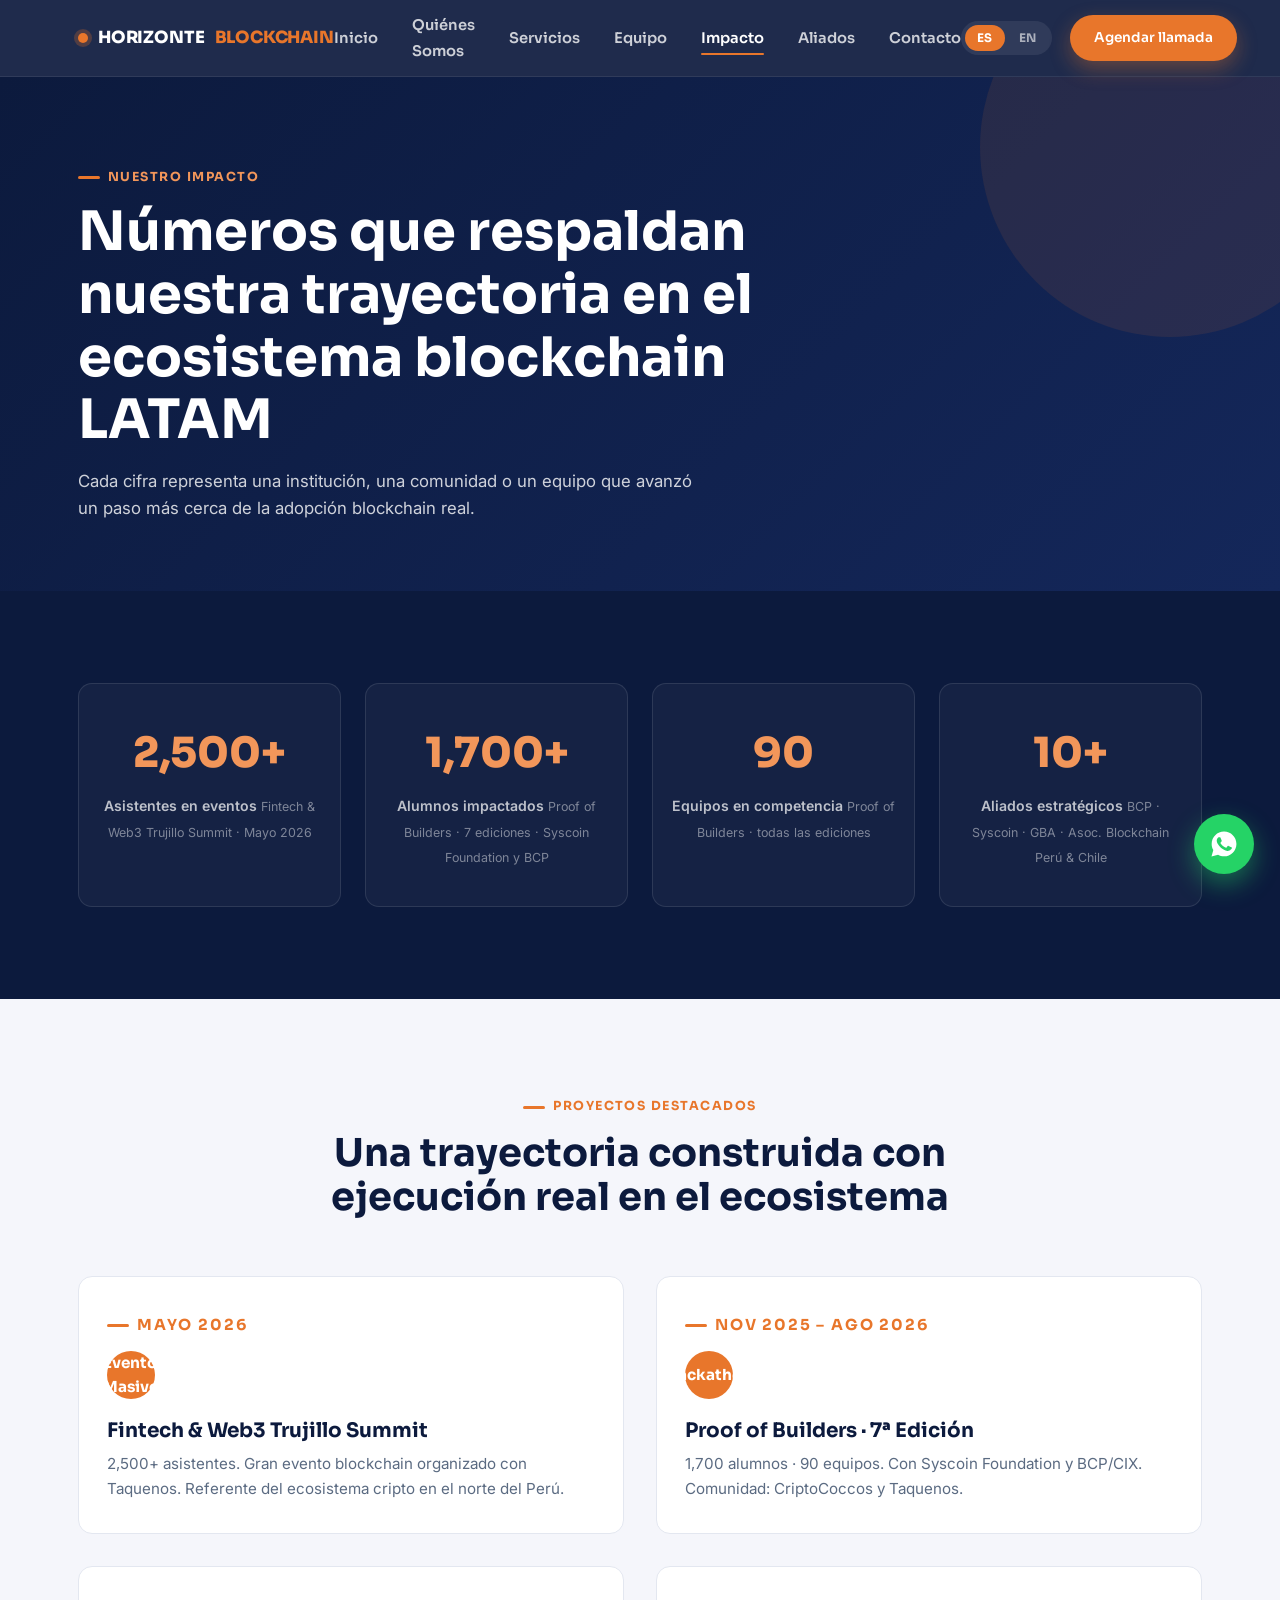
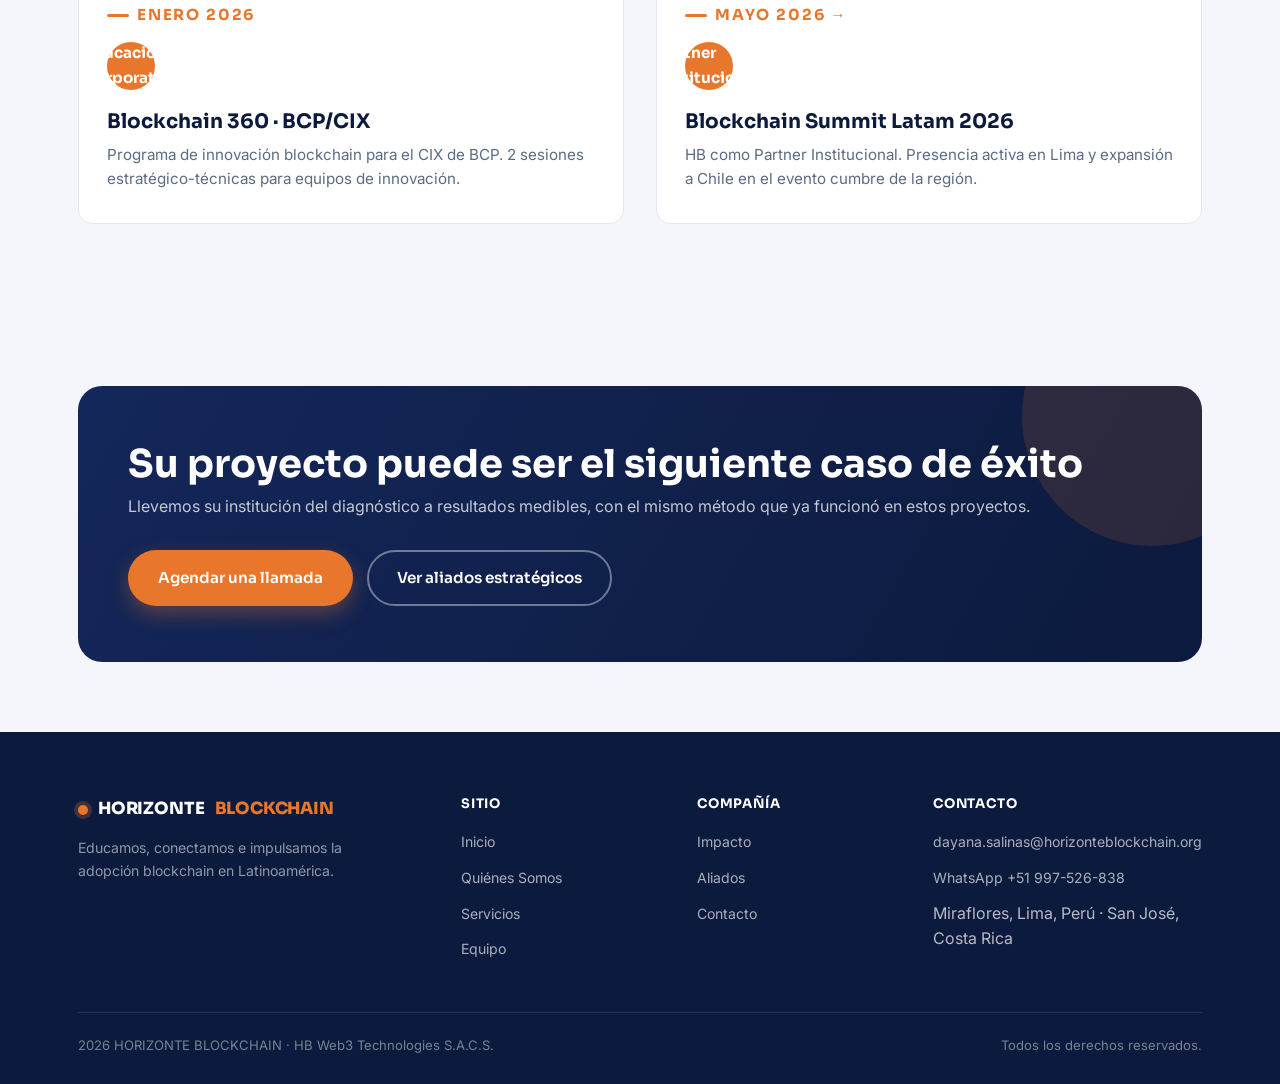
<file: impacto.html>
<!DOCTYPE html>
<html lang="es">
<head>
<meta charset="UTF-8">
<meta name="viewport" content="width=device-width, initial-scale=1.0">
<title>Impacto y Proyectos | Horizonte Blockchain</title>
<meta name="description" content="Más de 2,500 asistentes en eventos y 1,700 alumnos impactados. Conozca los proyectos destacados de Horizonte Blockchain en Perú y LATAM.">
<link rel="icon" type="image/svg+xml" href="assets/favicon.svg">
<link rel="preconnect" href="https://fonts.googleapis.com">
<link rel="preconnect" href="https://fonts.gstatic.com" crossorigin>
<link href="https://fonts.googleapis.com/css2?family=Inter:wght@400;500;600;700&family=Sora:wght@600;700;800&display=swap" rel="stylesheet">
<link rel="stylesheet" href="assets/css/style.css">
</head>
<body>

<nav class="navbar">
  <div class="container nav-inner">
    <a href="index.html" class="brand"><span class="dot"></span>HORIZONTE <span class="accent">BLOCKCHAIN</span></a>
    <ul class="nav-links">
      <li><a href="index.html" data-i18n-html="nav.home">Inicio</a></li>
      <li><a href="nosotros.html" data-i18n-html="nav.about">Quiénes Somos</a></li>
      <li><a href="servicios.html" data-i18n-html="nav.services">Servicios</a></li>
      <li><a href="equipo.html" data-i18n-html="nav.team">Equipo</a></li>
      <li><a href="impacto.html" data-i18n-html="nav.impact">Impacto</a></li>
      <li><a href="aliados.html" data-i18n-html="nav.partners">Aliados</a></li>
      <li><a href="contacto.html" data-i18n-html="nav.contact">Contacto</a></li>
    </ul>
    <div class="nav-right">
      <div class="lang-toggle">
        <button data-lang="es">ES</button>
        <button data-lang="en">EN</button>
      </div>
      <a href="contacto.html" class="btn btn-primary" data-i18n-html="nav.cta" style="padding:10px 22px;font-size:0.85rem;">Agendar llamada</a>
      <button class="nav-toggle-btn" aria-label="Menú"><span></span><span></span><span></span></button>
    </div>
  </div>
</nav>

<section class="page-hero">
  <div class="container">
    <p class="eyebrow" data-i18n-html="impact.hero.eyebrow">Impacto y Proyectos</p>
    <h1 data-i18n-html="impact.hero.title">Resultados medibles en todo el ecosistema blockchain LATAM</h1>
    <p class="lead" data-i18n-html="impact.hero.lead">Cada cifra representa una institución, una comunidad o un equipo de builders que avanzó gracias a nuestros programas.</p>
  </div>
</section>

<section class="on-dark">
  <div class="container">
    <div class="stats-grid">
      <div class="stat-box">
        <span class="stat-num" data-count="2,500+">0</span>
        <span class="stat-label" data-i18n-html="impact.stat1.label">Asistentes en eventos</span>
        <span class="stat-sub" data-i18n-html="impact.stat1.sub">Fintech &amp; Web3 Trujillo Summit · Mayo 2026</span>
      </div>
      <div class="stat-box">
        <span class="stat-num" data-count="1,700+">0</span>
        <span class="stat-label" data-i18n-html="impact.stat2.label">Alumnos impactados</span>
        <span class="stat-sub" data-i18n-html="impact.stat2.sub">Proof of Builders · 7 ediciones · Syscoin Foundation y BCP</span>
      </div>
      <div class="stat-box">
        <span class="stat-num" data-count="90">0</span>
        <span class="stat-label" data-i18n-html="impact.stat3.label">Equipos en competencia</span>
        <span class="stat-sub" data-i18n-html="impact.stat3.sub">A lo largo de todas las ediciones</span>
      </div>
      <div class="stat-box">
        <span class="stat-num" data-count="10+">0</span>
        <span class="stat-label" data-i18n-html="impact.stat4.label">Aliados estratégicos</span>
        <span class="stat-sub" data-i18n-html="impact.stat4.sub">BCP · Syscoin · GBA · Asoc. Blockchain Perú &amp; Chile</span>
      </div>
    </div>
  </div>
</section>

<section>
  <div class="container">
    <div class="section-head">
      <p class="eyebrow" data-i18n-html="impact.projects.eyebrow">Proyectos Destacados</p>
      <h2 data-i18n-html="impact.projects.title">Programas que ya están transformando el ecosistema</h2>
    </div>
    <div class="grid-2">
      <div class="card reveal">
        <p class="eyebrow" data-i18n-html="impact.p1.date">Mayo 2026</p>
        <span class="num-badge" style="background:var(--orange);color:#fff;" data-i18n-html="impact.p1.tag">Evento Masivo</span>
        <h3 style="margin-top:14px;" data-i18n-html="impact.p1.title">Fintech &amp; Web3 Trujillo Summit</h3>
        <p data-i18n-html="impact.p1.body">El encuentro fintech y blockchain más relevante del norte del Perú, reuniendo a más de 2,500 asistentes entre líderes de la industria, bancos y desarrolladores.</p>
      </div>
      <div class="card reveal">
        <p class="eyebrow" data-i18n-html="impact.p2.date">Nov 2025 – Ago 2026</p>
        <span class="num-badge" style="background:var(--orange);color:#fff;" data-i18n-html="impact.p2.tag">Hackathon</span>
        <h3 style="margin-top:14px;" data-i18n-html="impact.p2.title">Proof of Builders · 7ª Edición</h3>
        <p data-i18n-html="impact.p2.body">El hackathon insignia de Horizonte Blockchain, en alianza con Syscoin Foundation y BCP, con 90 equipos en competencia y 1,700+ alumnos impactados a lo largo de sus 7 ediciones.</p>
      </div>
      <div class="card reveal">
        <p class="eyebrow" data-i18n-html="impact.p3.date">Enero 2026</p>
        <span class="num-badge" style="background:var(--orange);color:#fff;" data-i18n-html="impact.p3.tag">Educación Corporativa</span>
        <h3 style="margin-top:14px;" data-i18n-html="impact.p3.title">Blockchain 360 · BCP / CIX</h3>
        <p data-i18n-html="impact.p3.body">Programa de formación estratégica desarrollado junto al Banco de Crédito del Perú, llevando blockchain y Web3 al corazón de la banca institucional.</p>
      </div>
      <div class="card reveal">
        <p class="eyebrow" data-i18n-html="impact.p4.date">Mayo 2026 →</p>
        <span class="num-badge" style="background:var(--orange);color:#fff;" data-i18n-html="impact.p4.tag">Partner Institucional</span>
        <h3 style="margin-top:14px;" data-i18n-html="impact.p4.title">Blockchain Summit Latam 2026</h3>
        <p data-i18n-html="impact.p4.body">Partner institucional oficial de uno de los encuentros blockchain más grandes de la región, posicionando a Horizonte Blockchain en el centro de la conversación LATAM.</p>
      </div>
    </div>
  </div>
</section>

<section class="tight">
  <div class="container">
    <div class="cta-band">
      <div>
        <h2 data-i18n-html="impact.cta.title">Sume su institución a nuestros próximos proyectos</h2>
        <p data-i18n-html="impact.cta.body">Cada nuevo aliado multiplica el impacto educativo y comercial de todo el ecosistema.</p>
      </div>
      <div class="cta-actions">
        <a href="contacto.html" class="btn btn-primary" data-i18n-html="impact.cta.btn1">Agendar una llamada</a>
        <a href="aliados.html" class="btn btn-outline" data-i18n-html="impact.cta.btn2">Ver nuestros aliados</a>
      </div>
    </div>
  </div>
</section>

<footer>
  <div class="container">
    <div class="footer-grid">
      <div class="footer-brand">
        <div class="brand"><span class="dot"></span>HORIZONTE <span class="accent">BLOCKCHAIN</span></div>
        <p data-i18n-html="footer.tagline">Educamos, conectamos e impulsamos la adopción blockchain en Latinoamérica.</p>
      </div>
      <div>
        <h4 data-i18n-html="footer.col1">Sitio</h4>
        <ul>
          <li><a href="index.html" data-i18n-html="nav.home">Inicio</a></li>
          <li><a href="nosotros.html" data-i18n-html="nav.about">Quiénes Somos</a></li>
          <li><a href="servicios.html" data-i18n-html="nav.services">Servicios</a></li>
          <li><a href="equipo.html" data-i18n-html="nav.team">Equipo</a></li>
        </ul>
      </div>
      <div>
        <h4 data-i18n-html="footer.col2">Compañía</h4>
        <ul>
          <li><a href="impacto.html" data-i18n-html="nav.impact">Impacto</a></li>
          <li><a href="aliados.html" data-i18n-html="nav.partners">Aliados</a></li>
          <li><a href="contacto.html" data-i18n-html="nav.contact">Contacto</a></li>
        </ul>
      </div>
      <div>
        <h4 data-i18n-html="footer.col3">Contacto</h4>
        <ul>
          <li><a href="mailto:dayana.salinas@horizonteblockchain.org">dayana.salinas@horizonteblockchain.org</a></li>
          <li><a href="https://wa.me/51997526838" target="_blank" rel="noopener">WhatsApp +51 997-526-838</a></li>
          <li><span data-i18n-html="footer.location">Miraflores, Lima, Perú · San José, Costa Rica</span></li>
        </ul>
      </div>
    </div>
    <div class="footer-bottom">
      <span><span data-year></span> HORIZONTE BLOCKCHAIN · <span data-i18n-html="footer.legal">HB Web3 Technologies S.A.C.S.</span></span>
      <span data-i18n-html="footer.rights">Todos los derechos reservados.</span>
    </div>
  </div>
</footer>

<a href="https://wa.me/51997526838" target="_blank" rel="noopener" class="wa-float" aria-label="WhatsApp">
  <svg viewBox="0 0 24 24"><path d="M12.04 2c-5.46 0-9.91 4.45-9.91 9.91 0 1.75.46 3.45 1.32 4.95L2 22l5.25-1.38c1.45.79 3.08 1.21 4.79 1.21 5.46 0 9.91-4.45 9.91-9.91s-4.45-9.92-9.91-9.92zm5.71 14.06c-.24.68-1.4 1.34-1.93 1.42-.5.08-1.12.11-1.81-.11-.42-.13-.96-.31-1.66-.61-2.92-1.26-4.82-4.21-4.97-4.41-.15-.2-1.19-1.58-1.19-3.01 0-1.43.75-2.13 1.02-2.42.27-.29.58-.36.78-.36.2 0 .39 0 .56.01.18.01.42-.07.66.5.24.58.82 2 .9 2.14.08.15.13.32.03.52-.1.2-.16.32-.31.49-.15.17-.31.38-.45.51-.15.14-.3.29-.13.58.17.29.78 1.27 1.67 2.06 1.15 1.02 2.11 1.34 2.42 1.49.31.15.49.13.67-.05.18-.18.78-.84.98-1.13.2-.29.4-.24.66-.14.27.1 1.69.8 1.98.94.29.15.48.22.55.34.07.13.07.74-.17 1.42z"/></svg>
</a>

<script src="assets/js/i18n.js"></script>
<script src="assets/js/main.js"></script>
</body>
</html>
</file>
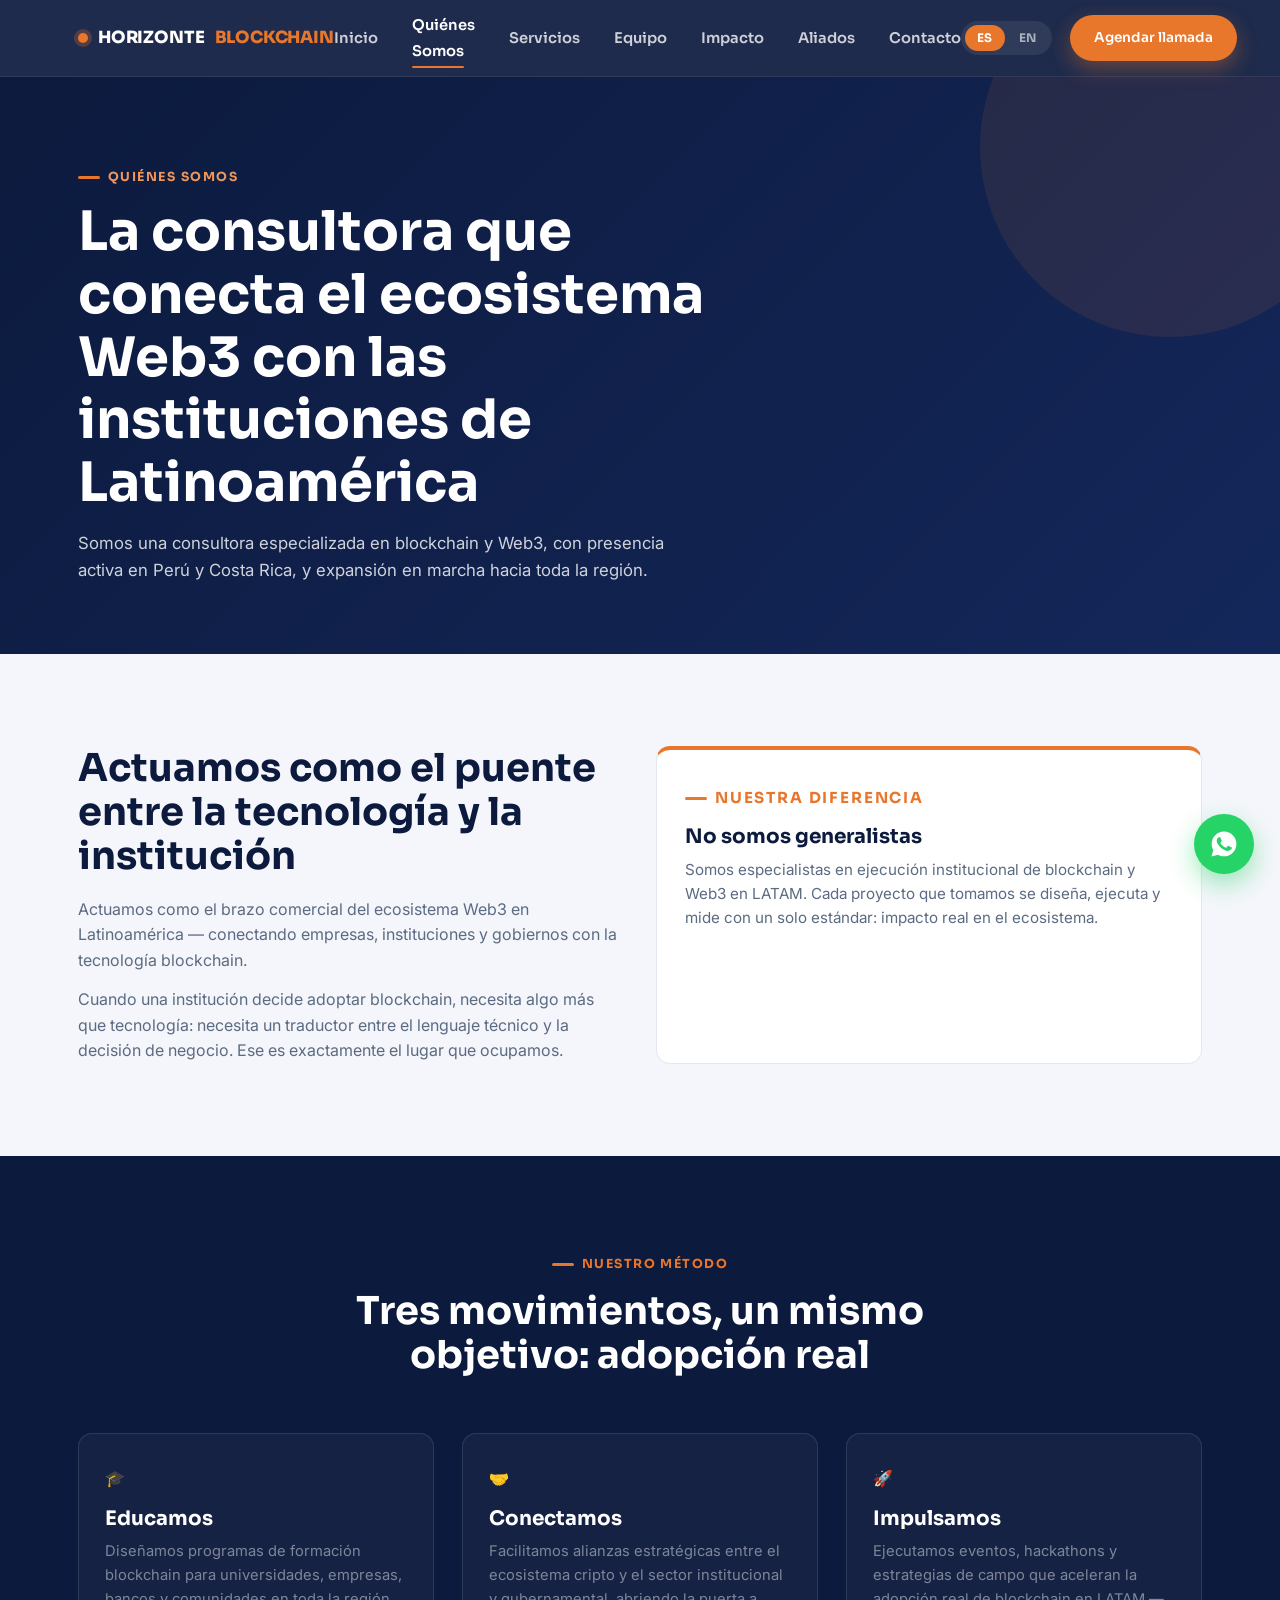
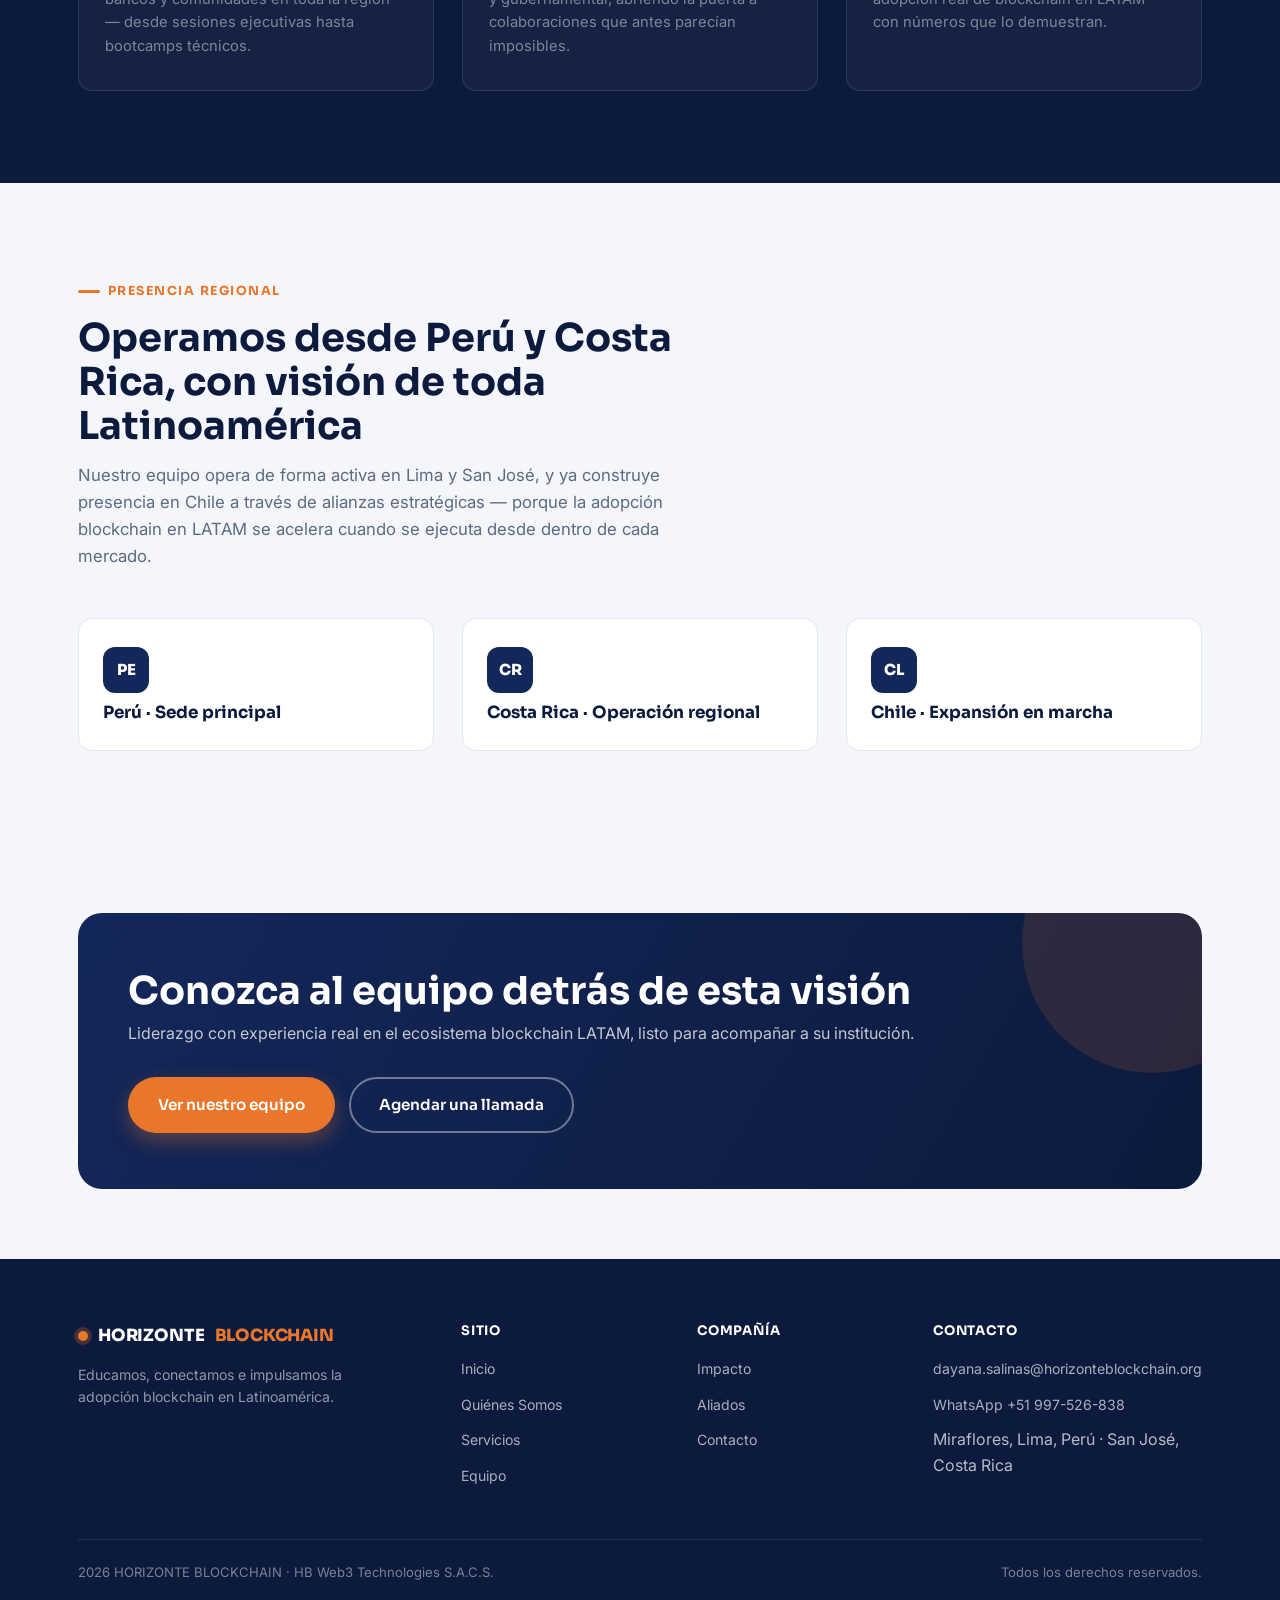
<file: nosotros.html>
<!DOCTYPE html>
<html lang="es">
<head>
<meta charset="UTF-8">
<meta name="viewport" content="width=device-width, initial-scale=1.0">
<title>Quiénes Somos | Horizonte Blockchain</title>
<meta name="description" content="Consultora especializada en blockchain y Web3, con presencia activa en Perú y Costa Rica. Conozca nuestro método: educamos, conectamos e impulsamos.">
<link rel="icon" type="image/svg+xml" href="assets/favicon.svg">
<link rel="preconnect" href="https://fonts.googleapis.com">
<link rel="preconnect" href="https://fonts.gstatic.com" crossorigin>
<link href="https://fonts.googleapis.com/css2?family=Inter:wght@400;500;600;700&family=Sora:wght@600;700;800&display=swap" rel="stylesheet">
<link rel="stylesheet" href="assets/css/style.css">
</head>
<body>

<nav class="navbar">
  <div class="container nav-inner">
    <a href="index.html" class="brand"><span class="dot"></span>HORIZONTE <span class="accent">BLOCKCHAIN</span></a>
    <ul class="nav-links">
      <li><a href="index.html" data-i18n-html="nav.home">Inicio</a></li>
      <li><a href="nosotros.html" data-i18n-html="nav.about">Quiénes Somos</a></li>
      <li><a href="servicios.html" data-i18n-html="nav.services">Servicios</a></li>
      <li><a href="equipo.html" data-i18n-html="nav.team">Equipo</a></li>
      <li><a href="impacto.html" data-i18n-html="nav.impact">Impacto</a></li>
      <li><a href="aliados.html" data-i18n-html="nav.partners">Aliados</a></li>
      <li><a href="contacto.html" data-i18n-html="nav.contact">Contacto</a></li>
    </ul>
    <div class="nav-right">
      <div class="lang-toggle">
        <button data-lang="es">ES</button>
        <button data-lang="en">EN</button>
      </div>
      <a href="contacto.html" class="btn btn-primary" data-i18n-html="nav.cta" style="padding:10px 22px;font-size:0.85rem;">Agendar llamada</a>
      <button class="nav-toggle-btn" aria-label="Menú"><span></span><span></span><span></span></button>
    </div>
  </div>
</nav>

<section class="page-hero">
  <div class="container">
    <p class="eyebrow" data-i18n-html="about.hero.eyebrow">Quiénes Somos</p>
    <h1 data-i18n-html="about.hero.title">La consultora que conecta el ecosistema Web3 con las instituciones de Latinoamérica</h1>
    <p class="lead" data-i18n-html="about.hero.lead">Somos una consultora especializada en blockchain y Web3, con presencia activa en Perú y Costa Rica, y expansión en marcha hacia toda la región.</p>
  </div>
</section>

<section>
  <div class="container">
    <div class="grid-2">
      <div class="reveal">
        <h2 data-i18n-html="about.intro.title">Actuamos como el puente entre la tecnología y la institución</h2>
        <p style="margin-top:18px;" data-i18n-html="about.intro.body1">Actuamos como el brazo comercial del ecosistema Web3 en Latinoamérica — conectando empresas, instituciones y gobiernos con la tecnología blockchain.</p>
        <p style="margin-top:14px;" data-i18n-html="about.intro.body2">Cuando una institución decide adoptar blockchain, necesita algo más que tecnología: necesita un traductor entre el lenguaje técnico y la decisión de negocio. Ese es exactamente el lugar que ocupamos.</p>
      </div>
      <div class="card reveal" style="border-top:4px solid var(--orange);">
        <p class="eyebrow" data-i18n-html="about.diff.eyebrow">Nuestra diferencia</p>
        <h3 data-i18n-html="about.diff.title">No somos generalistas</h3>
        <p style="margin-top:10px;" data-i18n-html="about.diff.body">Somos especialistas en ejecución institucional de blockchain y Web3 en LATAM. Cada proyecto que tomamos se diseña, ejecuta y mide con un solo estándar: impacto real en el ecosistema.</p>
      </div>
    </div>
  </div>
</section>

<section class="on-dark">
  <div class="container">
    <div class="section-head">
      <p class="eyebrow" data-i18n-html="about.pillars.eyebrow">Nuestro Método</p>
      <h2 data-i18n-html="about.pillars.title">Tres movimientos, un mismo objetivo: adopción real</h2>
    </div>
    <div class="grid-3">
      <div class="stat-box" style="text-align:left;padding:32px 26px;">
        <div class="icon-circle" style="margin-bottom:16px;">🎓</div>
        <h3 style="color:var(--white);" data-i18n-html="about.pillar1.title">Educamos</h3>
        <p class="stat-sub" style="margin-top:10px;font-size:0.92rem;" data-i18n-html="about.pillar1.body">Diseñamos programas de formación blockchain para universidades, empresas, bancos y comunidades en toda la región — desde sesiones ejecutivas hasta bootcamps técnicos.</p>
      </div>
      <div class="stat-box" style="text-align:left;padding:32px 26px;">
        <div class="icon-circle" style="margin-bottom:16px;">🤝</div>
        <h3 style="color:var(--white);" data-i18n-html="about.pillar2.title">Conectamos</h3>
        <p class="stat-sub" style="margin-top:10px;font-size:0.92rem;" data-i18n-html="about.pillar2.body">Facilitamos alianzas estratégicas entre el ecosistema cripto y el sector institucional y gubernamental, abriendo la puerta a colaboraciones que antes parecían imposibles.</p>
      </div>
      <div class="stat-box" style="text-align:left;padding:32px 26px;">
        <div class="icon-circle" style="margin-bottom:16px;">🚀</div>
        <h3 style="color:var(--white);" data-i18n-html="about.pillar3.title">Impulsamos</h3>
        <p class="stat-sub" style="margin-top:10px;font-size:0.92rem;" data-i18n-html="about.pillar3.body">Ejecutamos eventos, hackathons y estrategias de campo que aceleran la adopción real de blockchain en LATAM — con números que lo demuestran.</p>
      </div>
    </div>
  </div>
</section>

<section>
  <div class="container">
    <div class="section-head left">
      <p class="eyebrow" data-i18n-html="about.presence.eyebrow">Presencia Regional</p>
      <h2 data-i18n-html="about.presence.title">Operamos desde Perú y Costa Rica, con visión de toda Latinoamérica</h2>
      <p class="lead" data-i18n-html="about.presence.body">Nuestro equipo opera de forma activa en Lima y San José, y ya construye presencia en Chile a través de alianzas estratégicas — porque la adopción blockchain en LATAM se acelera cuando se ejecuta desde dentro de cada mercado.</p>
    </div>
    <div class="grid-3">
      <div class="partner-card reveal">
        <div class="partner-mark">PE</div>
        <h3 data-i18n-html="about.presence.tag1">Perú · Sede principal</h3>
      </div>
      <div class="partner-card reveal">
        <div class="partner-mark">CR</div>
        <h3 data-i18n-html="about.presence.tag2">Costa Rica · Operación regional</h3>
      </div>
      <div class="partner-card reveal">
        <div class="partner-mark">CL</div>
        <h3 data-i18n-html="about.presence.tag3">Chile · Expansión en marcha</h3>
      </div>
    </div>
  </div>
</section>

<section class="tight">
  <div class="container">
    <div class="cta-band">
      <div>
        <h2 data-i18n-html="about.cta.title">Conozca al equipo detrás de esta visión</h2>
        <p data-i18n-html="about.cta.body">Liderazgo con experiencia real en el ecosistema blockchain LATAM, listo para acompañar a su institución.</p>
      </div>
      <div class="cta-actions">
        <a href="equipo.html" class="btn btn-primary" data-i18n-html="about.cta.btn1">Ver nuestro equipo</a>
        <a href="contacto.html" class="btn btn-outline" data-i18n-html="about.cta.btn2">Agendar una llamada</a>
      </div>
    </div>
  </div>
</section>

<footer>
  <div class="container">
    <div class="footer-grid">
      <div class="footer-brand">
        <div class="brand"><span class="dot"></span>HORIZONTE <span class="accent">BLOCKCHAIN</span></div>
        <p data-i18n-html="footer.tagline">Educamos, conectamos e impulsamos la adopción blockchain en Latinoamérica.</p>
      </div>
      <div>
        <h4 data-i18n-html="footer.col1">Sitio</h4>
        <ul>
          <li><a href="index.html" data-i18n-html="nav.home">Inicio</a></li>
          <li><a href="nosotros.html" data-i18n-html="nav.about">Quiénes Somos</a></li>
          <li><a href="servicios.html" data-i18n-html="nav.services">Servicios</a></li>
          <li><a href="equipo.html" data-i18n-html="nav.team">Equipo</a></li>
        </ul>
      </div>
      <div>
        <h4 data-i18n-html="footer.col2">Compañía</h4>
        <ul>
          <li><a href="impacto.html" data-i18n-html="nav.impact">Impacto</a></li>
          <li><a href="aliados.html" data-i18n-html="nav.partners">Aliados</a></li>
          <li><a href="contacto.html" data-i18n-html="nav.contact">Contacto</a></li>
        </ul>
      </div>
      <div>
        <h4 data-i18n-html="footer.col3">Contacto</h4>
        <ul>
          <li><a href="mailto:dayana.salinas@horizonteblockchain.org">dayana.salinas@horizonteblockchain.org</a></li>
          <li><a href="https://wa.me/51997526838" target="_blank" rel="noopener">WhatsApp +51 997-526-838</a></li>
          <li><span data-i18n-html="footer.location">Miraflores, Lima, Perú · San José, Costa Rica</span></li>
        </ul>
      </div>
    </div>
    <div class="footer-bottom">
      <span><span data-year></span> HORIZONTE BLOCKCHAIN · <span data-i18n-html="footer.legal">HB Web3 Technologies S.A.C.S.</span></span>
      <span data-i18n-html="footer.rights">Todos los derechos reservados.</span>
    </div>
  </div>
</footer>

<a href="https://wa.me/51997526838" target="_blank" rel="noopener" class="wa-float" aria-label="WhatsApp">
  <svg viewBox="0 0 24 24"><path d="M12.04 2c-5.46 0-9.91 4.45-9.91 9.91 0 1.75.46 3.45 1.32 4.95L2 22l5.25-1.38c1.45.79 3.08 1.21 4.79 1.21 5.46 0 9.91-4.45 9.91-9.91s-4.45-9.92-9.91-9.92zm5.71 14.06c-.24.68-1.4 1.34-1.93 1.42-.5.08-1.12.11-1.81-.11-.42-.13-.96-.31-1.66-.61-2.92-1.26-4.82-4.21-4.97-4.41-.15-.2-1.19-1.58-1.19-3.01 0-1.43.75-2.13 1.02-2.42.27-.29.58-.36.78-.36.2 0 .39 0 .56.01.18.01.42-.07.66.5.24.58.82 2 .9 2.14.08.15.13.32.03.52-.1.2-.16.32-.31.49-.15.17-.31.38-.45.51-.15.14-.3.29-.13.58.17.29.78 1.27 1.67 2.06 1.15 1.02 2.11 1.34 2.42 1.49.31.15.49.13.67-.05.18-.18.78-.84.98-1.13.2-.29.4-.24.66-.14.27.1 1.69.8 1.98.94.29.15.48.22.55.34.07.13.07.74-.17 1.42z"/></svg>
</a>

<script src="assets/js/i18n.js"></script>
<script src="assets/js/main.js"></script>
</body>
</html>
</file>
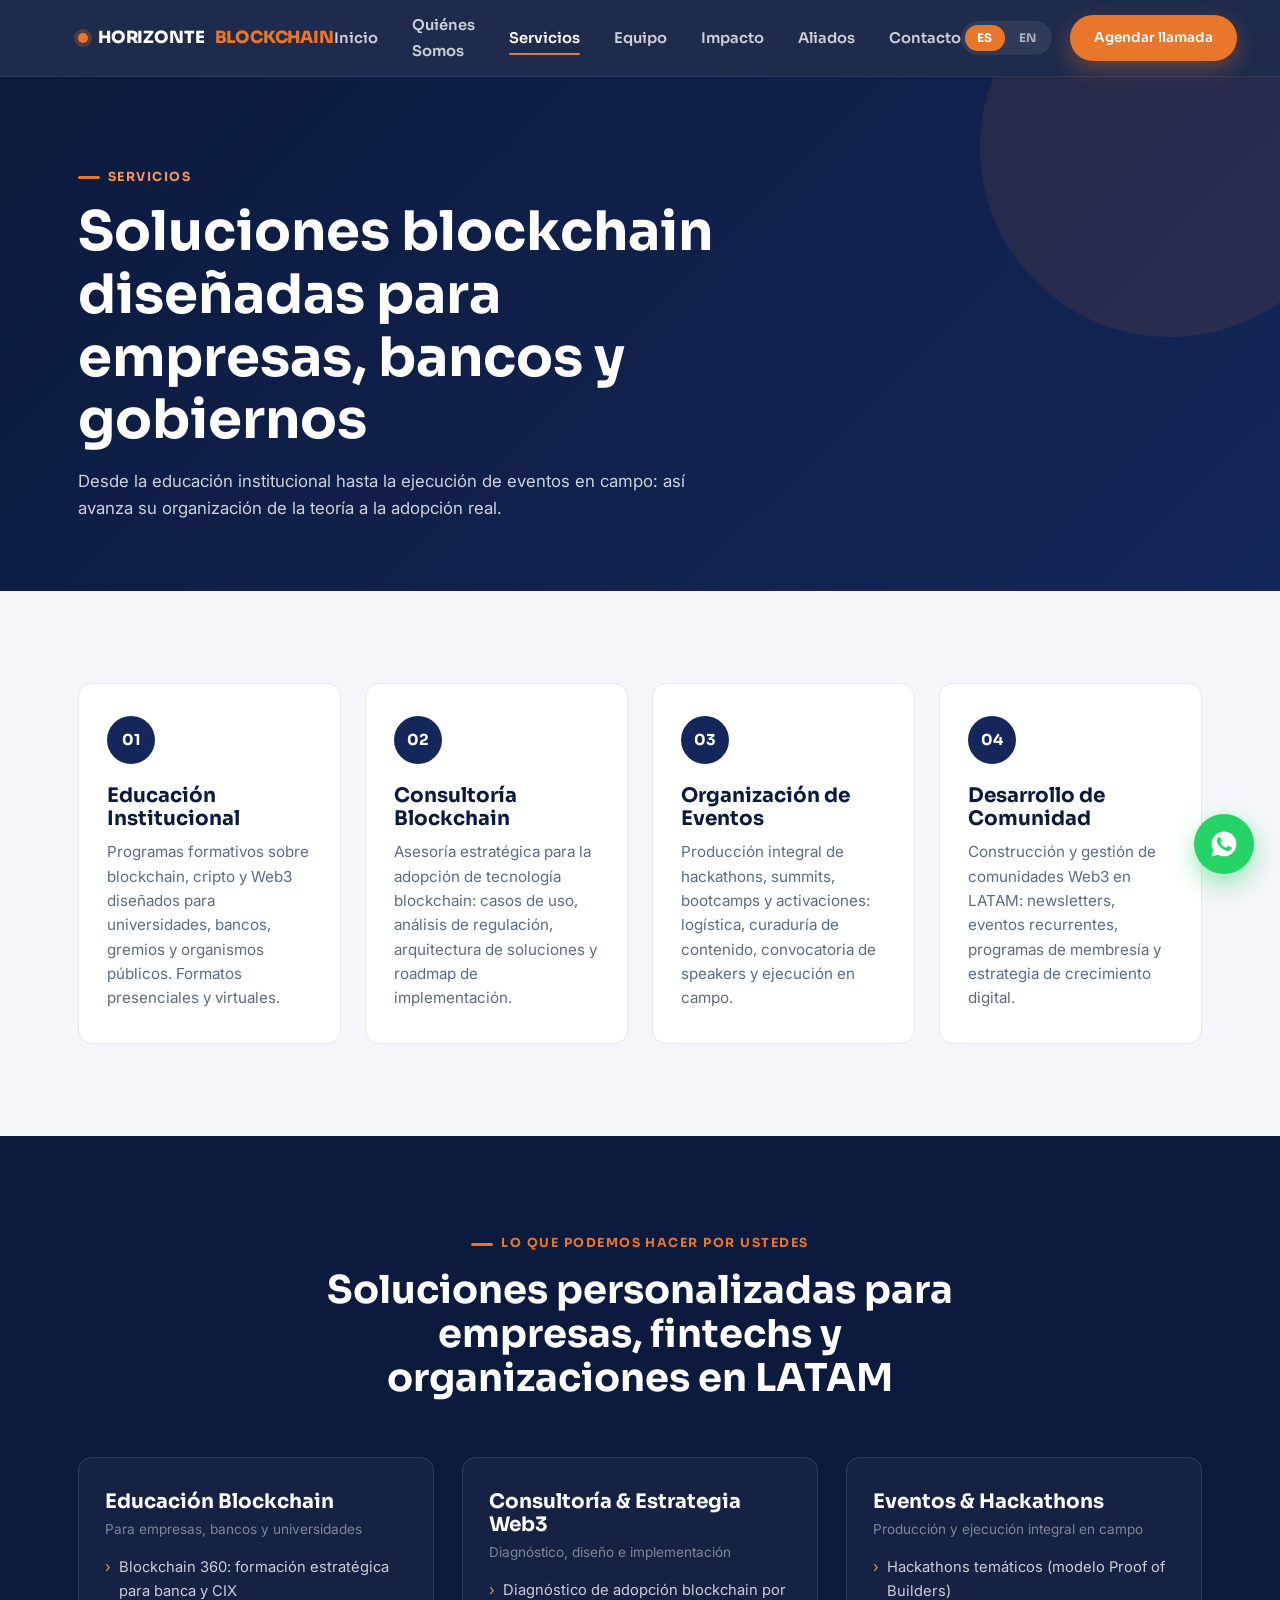
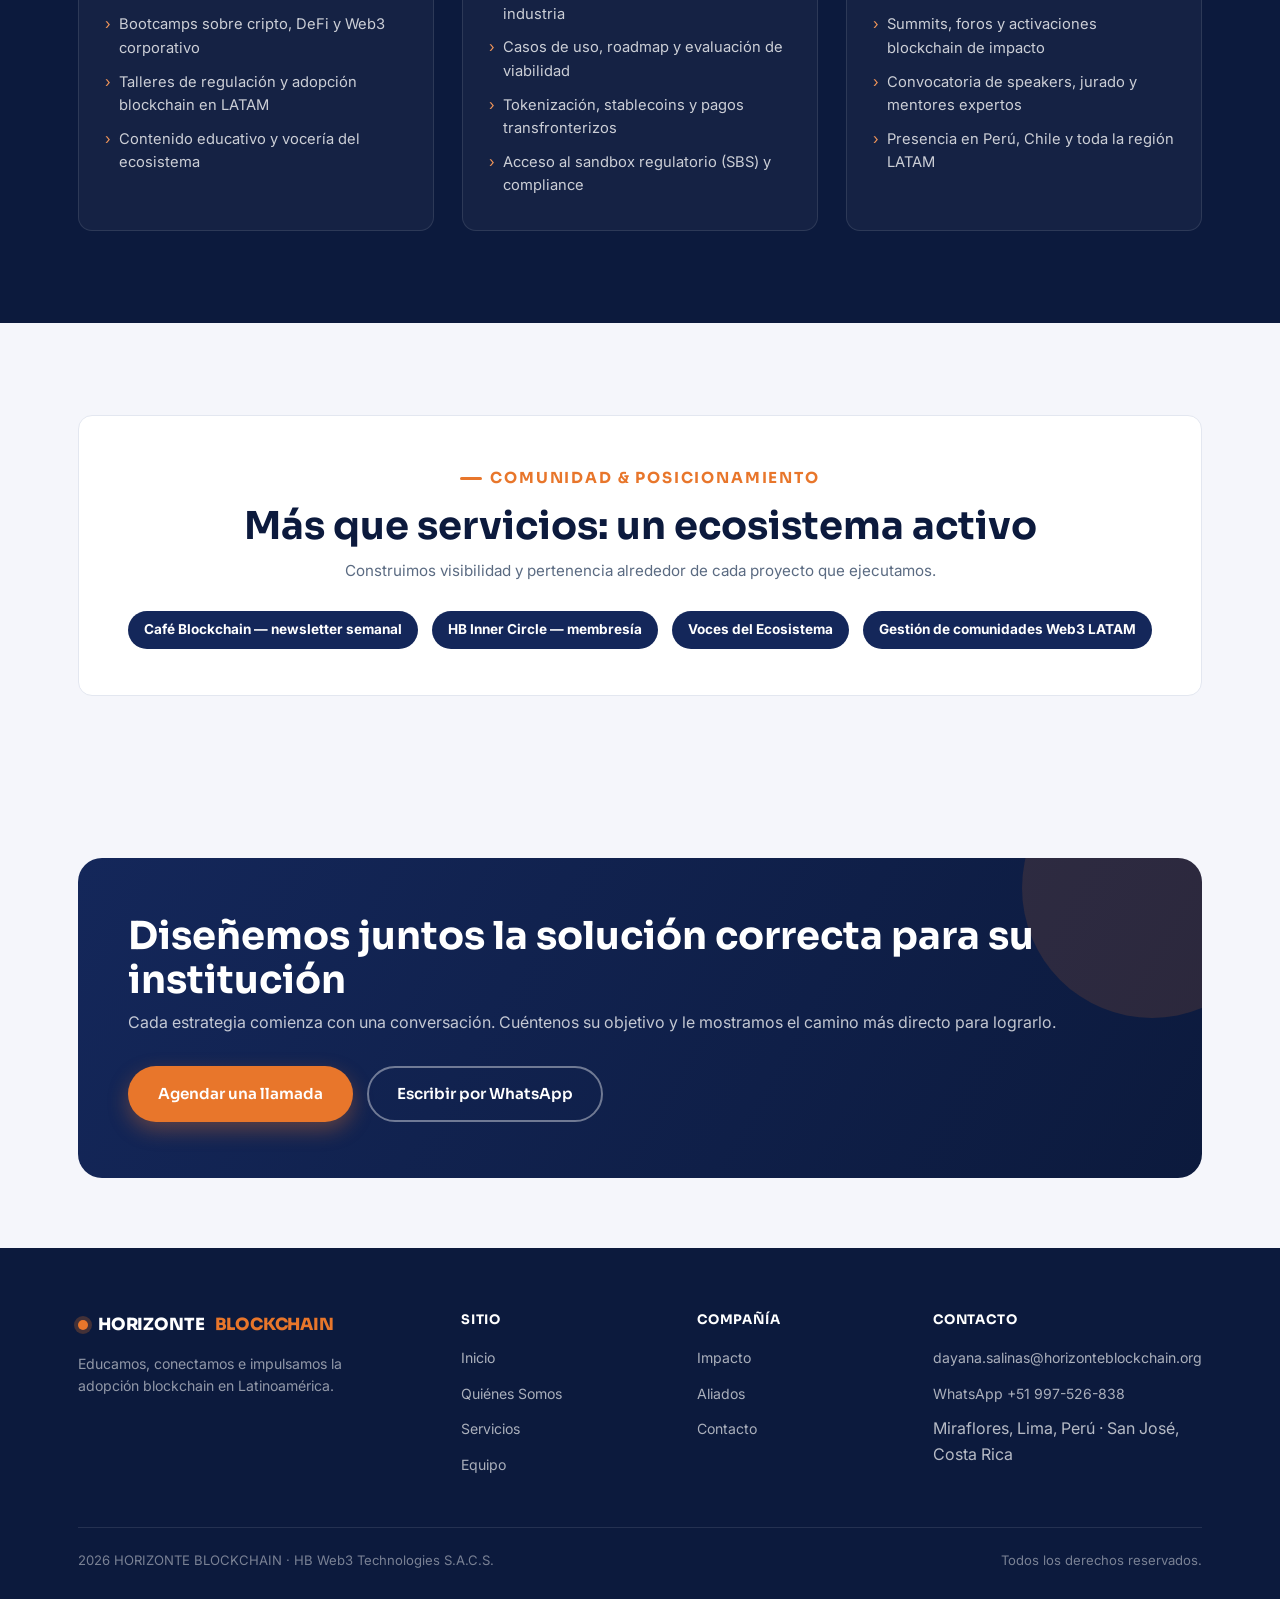
<file: servicios.html>
<!DOCTYPE html>
<html lang="es">
<head>
<meta charset="UTF-8">
<meta name="viewport" content="width=device-width, initial-scale=1.0">
<title>Servicios | Horizonte Blockchain</title>
<meta name="description" content="Educación institucional, consultoría blockchain, organización de eventos y desarrollo de comunidad para empresas, bancos y gobiernos en LATAM.">
<link rel="icon" type="image/svg+xml" href="assets/favicon.svg">
<link rel="preconnect" href="https://fonts.googleapis.com">
<link rel="preconnect" href="https://fonts.gstatic.com" crossorigin>
<link href="https://fonts.googleapis.com/css2?family=Inter:wght@400;500;600;700&family=Sora:wght@600;700;800&display=swap" rel="stylesheet">
<link rel="stylesheet" href="assets/css/style.css">
</head>
<body>

<nav class="navbar">
  <div class="container nav-inner">
    <a href="index.html" class="brand"><span class="dot"></span>HORIZONTE <span class="accent">BLOCKCHAIN</span></a>
    <ul class="nav-links">
      <li><a href="index.html" data-i18n-html="nav.home">Inicio</a></li>
      <li><a href="nosotros.html" data-i18n-html="nav.about">Quiénes Somos</a></li>
      <li><a href="servicios.html" data-i18n-html="nav.services">Servicios</a></li>
      <li><a href="equipo.html" data-i18n-html="nav.team">Equipo</a></li>
      <li><a href="impacto.html" data-i18n-html="nav.impact">Impacto</a></li>
      <li><a href="aliados.html" data-i18n-html="nav.partners">Aliados</a></li>
      <li><a href="contacto.html" data-i18n-html="nav.contact">Contacto</a></li>
    </ul>
    <div class="nav-right">
      <div class="lang-toggle">
        <button data-lang="es">ES</button>
        <button data-lang="en">EN</button>
      </div>
      <a href="contacto.html" class="btn btn-primary" data-i18n-html="nav.cta" style="padding:10px 22px;font-size:0.85rem;">Agendar llamada</a>
      <button class="nav-toggle-btn" aria-label="Menú"><span></span><span></span><span></span></button>
    </div>
  </div>
</nav>

<section class="page-hero">
  <div class="container">
    <p class="eyebrow" data-i18n-html="services.hero.eyebrow">Servicios</p>
    <h1 data-i18n-html="services.hero.title">Soluciones blockchain diseñadas para empresas, bancos y gobiernos</h1>
    <p class="lead" data-i18n-html="services.hero.lead">Desde la educación institucional hasta la ejecución de eventos en campo: así avanza su organización de la teoría a la adopción real.</p>
  </div>
</section>

<section>
  <div class="container">
    <div class="grid-4">
      <div class="card reveal">
        <span class="num-badge">01</span>
        <h3 data-i18n-html="services.s1.title">Educación Institucional</h3>
        <p data-i18n-html="services.s1.body">Programas formativos sobre blockchain, cripto y Web3 diseñados para universidades, bancos, gremios y organismos públicos. Formatos presenciales y virtuales.</p>
      </div>
      <div class="card reveal">
        <span class="num-badge">02</span>
        <h3 data-i18n-html="services.s2.title">Consultoría Blockchain</h3>
        <p data-i18n-html="services.s2.body">Asesoría estratégica para la adopción de tecnología blockchain: casos de uso, análisis de regulación, arquitectura de soluciones y roadmap de implementación.</p>
      </div>
      <div class="card reveal">
        <span class="num-badge">03</span>
        <h3 data-i18n-html="services.s3.title">Organización de Eventos</h3>
        <p data-i18n-html="services.s3.body">Producción integral de hackathons, summits, bootcamps y activaciones: logística, curaduría de contenido, convocatoria de speakers y ejecución en campo.</p>
      </div>
      <div class="card reveal">
        <span class="num-badge">04</span>
        <h3 data-i18n-html="services.s4.title">Desarrollo de Comunidad</h3>
        <p data-i18n-html="services.s4.body">Construcción y gestión de comunidades Web3 en LATAM: newsletters, eventos recurrentes, programas de membresía y estrategia de crecimiento digital.</p>
      </div>
    </div>
  </div>
</section>

<section class="on-dark">
  <div class="container">
    <div class="section-head">
      <p class="eyebrow" data-i18n-html="services.detail.eyebrow">Lo Que Podemos Hacer Por Ustedes</p>
      <h2 data-i18n-html="services.detail.title">Soluciones personalizadas para empresas, fintechs y organizaciones en LATAM</h2>
    </div>
    <div class="grid-3">
      <div class="stat-box" style="text-align:left;padding:32px 26px;">
        <h3 style="color:var(--white);" data-i18n-html="services.d1.title">Educación Blockchain</h3>
        <p class="stat-sub" style="font-size:0.85rem;margin:6px 0 16px;" data-i18n-html="services.d1.sub">Para empresas, bancos y universidades</p>
        <ul style="display:flex;flex-direction:column;gap:10px;">
          <li style="color:rgba(255,255,255,0.78);font-size:0.92rem;display:flex;gap:8px;"><span style="color:var(--orange-light);">›</span><span data-i18n-html="services.d1.i1">Blockchain 360: formación estratégica para banca y CIX</span></li>
          <li style="color:rgba(255,255,255,0.78);font-size:0.92rem;display:flex;gap:8px;"><span style="color:var(--orange-light);">›</span><span data-i18n-html="services.d1.i2">Bootcamps sobre cripto, DeFi y Web3 corporativo</span></li>
          <li style="color:rgba(255,255,255,0.78);font-size:0.92rem;display:flex;gap:8px;"><span style="color:var(--orange-light);">›</span><span data-i18n-html="services.d1.i3">Talleres de regulación y adopción blockchain en LATAM</span></li>
          <li style="color:rgba(255,255,255,0.78);font-size:0.92rem;display:flex;gap:8px;"><span style="color:var(--orange-light);">›</span><span data-i18n-html="services.d1.i4">Contenido educativo y vocería del ecosistema</span></li>
        </ul>
      </div>
      <div class="stat-box" style="text-align:left;padding:32px 26px;">
        <h3 style="color:var(--white);" data-i18n-html="services.d2.title">Consultoría &amp; Estrategia Web3</h3>
        <p class="stat-sub" style="font-size:0.85rem;margin:6px 0 16px;" data-i18n-html="services.d2.sub">Diagnóstico, diseño e implementación</p>
        <ul style="display:flex;flex-direction:column;gap:10px;">
          <li style="color:rgba(255,255,255,0.78);font-size:0.92rem;display:flex;gap:8px;"><span style="color:var(--orange-light);">›</span><span data-i18n-html="services.d2.i1">Diagnóstico de adopción blockchain por industria</span></li>
          <li style="color:rgba(255,255,255,0.78);font-size:0.92rem;display:flex;gap:8px;"><span style="color:var(--orange-light);">›</span><span data-i18n-html="services.d2.i2">Casos de uso, roadmap y evaluación de viabilidad</span></li>
          <li style="color:rgba(255,255,255,0.78);font-size:0.92rem;display:flex;gap:8px;"><span style="color:var(--orange-light);">›</span><span data-i18n-html="services.d2.i3">Tokenización, stablecoins y pagos transfronterizos</span></li>
          <li style="color:rgba(255,255,255,0.78);font-size:0.92rem;display:flex;gap:8px;"><span style="color:var(--orange-light);">›</span><span data-i18n-html="services.d2.i4">Acceso al sandbox regulatorio (SBS) y compliance</span></li>
        </ul>
      </div>
      <div class="stat-box" style="text-align:left;padding:32px 26px;">
        <h3 style="color:var(--white);" data-i18n-html="services.d3.title">Eventos &amp; Hackathons</h3>
        <p class="stat-sub" style="font-size:0.85rem;margin:6px 0 16px;" data-i18n-html="services.d3.sub">Producción y ejecución integral en campo</p>
        <ul style="display:flex;flex-direction:column;gap:10px;">
          <li style="color:rgba(255,255,255,0.78);font-size:0.92rem;display:flex;gap:8px;"><span style="color:var(--orange-light);">›</span><span data-i18n-html="services.d3.i1">Hackathons temáticos (modelo Proof of Builders)</span></li>
          <li style="color:rgba(255,255,255,0.78);font-size:0.92rem;display:flex;gap:8px;"><span style="color:var(--orange-light);">›</span><span data-i18n-html="services.d3.i2">Summits, foros y activaciones blockchain de impacto</span></li>
          <li style="color:rgba(255,255,255,0.78);font-size:0.92rem;display:flex;gap:8px;"><span style="color:var(--orange-light);">›</span><span data-i18n-html="services.d3.i3">Convocatoria de speakers, jurado y mentores expertos</span></li>
          <li style="color:rgba(255,255,255,0.78);font-size:0.92rem;display:flex;gap:8px;"><span style="color:var(--orange-light);">›</span><span data-i18n-html="services.d3.i4">Presencia en Perú, Chile y toda la región LATAM</span></li>
        </ul>
      </div>
    </div>
  </div>
</section>

<section>
  <div class="container">
    <div class="card" style="text-align:center;padding:46px 36px;">
      <p class="eyebrow mx-auto" style="justify-content:center;" data-i18n-html="services.community.eyebrow">Comunidad &amp; Posicionamiento</p>
      <h2 data-i18n-html="services.community.title">Más que servicios: un ecosistema activo</h2>
      <p class="lead mx-auto" style="margin-top:10px;" data-i18n-html="services.community.body">Construimos visibilidad y pertenencia alrededor de cada proyecto que ejecutamos.</p>
      <div style="display:flex;gap:14px;flex-wrap:wrap;justify-content:center;margin-top:28px;">
        <span class="tl-tag" style="background:var(--navy-800);padding:8px 16px;border-radius:999px;color:#fff;font-size:0.85rem;font-weight:700;" data-i18n-html="services.community.tag1">Café Blockchain — newsletter semanal</span>
        <span class="tl-tag" style="background:var(--navy-800);padding:8px 16px;border-radius:999px;color:#fff;font-size:0.85rem;font-weight:700;" data-i18n-html="services.community.tag2">HB Inner Circle — membresía</span>
        <span class="tl-tag" style="background:var(--navy-800);padding:8px 16px;border-radius:999px;color:#fff;font-size:0.85rem;font-weight:700;" data-i18n-html="services.community.tag3">Voces del Ecosistema</span>
        <span class="tl-tag" style="background:var(--navy-800);padding:8px 16px;border-radius:999px;color:#fff;font-size:0.85rem;font-weight:700;" data-i18n-html="services.community.tag4">Gestión de comunidades Web3 LATAM</span>
      </div>
    </div>
  </div>
</section>

<section class="tight">
  <div class="container">
    <div class="cta-band">
      <div>
        <h2 data-i18n-html="services.cta.title">Diseñemos juntos la solución correcta para su institución</h2>
        <p data-i18n-html="services.cta.body">Cada estrategia comienza con una conversación. Cuéntenos su objetivo y le mostramos el camino más directo para lograrlo.</p>
      </div>
      <div class="cta-actions">
        <a href="contacto.html" class="btn btn-primary" data-i18n-html="services.cta.btn1">Agendar una llamada</a>
        <a href="https://wa.me/51997526838" target="_blank" rel="noopener" class="btn btn-outline" data-i18n-html="services.cta.btn2">Escribir por WhatsApp</a>
      </div>
    </div>
  </div>
</section>

<footer>
  <div class="container">
    <div class="footer-grid">
      <div class="footer-brand">
        <div class="brand"><span class="dot"></span>HORIZONTE <span class="accent">BLOCKCHAIN</span></div>
        <p data-i18n-html="footer.tagline">Educamos, conectamos e impulsamos la adopción blockchain en Latinoamérica.</p>
      </div>
      <div>
        <h4 data-i18n-html="footer.col1">Sitio</h4>
        <ul>
          <li><a href="index.html" data-i18n-html="nav.home">Inicio</a></li>
          <li><a href="nosotros.html" data-i18n-html="nav.about">Quiénes Somos</a></li>
          <li><a href="servicios.html" data-i18n-html="nav.services">Servicios</a></li>
          <li><a href="equipo.html" data-i18n-html="nav.team">Equipo</a></li>
        </ul>
      </div>
      <div>
        <h4 data-i18n-html="footer.col2">Compañía</h4>
        <ul>
          <li><a href="impacto.html" data-i18n-html="nav.impact">Impacto</a></li>
          <li><a href="aliados.html" data-i18n-html="nav.partners">Aliados</a></li>
          <li><a href="contacto.html" data-i18n-html="nav.contact">Contacto</a></li>
        </ul>
      </div>
      <div>
        <h4 data-i18n-html="footer.col3">Contacto</h4>
        <ul>
          <li><a href="mailto:dayana.salinas@horizonteblockchain.org">dayana.salinas@horizonteblockchain.org</a></li>
          <li><a href="https://wa.me/51997526838" target="_blank" rel="noopener">WhatsApp +51 997-526-838</a></li>
          <li><span data-i18n-html="footer.location">Miraflores, Lima, Perú · San José, Costa Rica</span></li>
        </ul>
      </div>
    </div>
    <div class="footer-bottom">
      <span><span data-year></span> HORIZONTE BLOCKCHAIN · <span data-i18n-html="footer.legal">HB Web3 Technologies S.A.C.S.</span></span>
      <span data-i18n-html="footer.rights">Todos los derechos reservados.</span>
    </div>
  </div>
</footer>

<a href="https://wa.me/51997526838" target="_blank" rel="noopener" class="wa-float" aria-label="WhatsApp">
  <svg viewBox="0 0 24 24"><path d="M12.04 2c-5.46 0-9.91 4.45-9.91 9.91 0 1.75.46 3.45 1.32 4.95L2 22l5.25-1.38c1.45.79 3.08 1.21 4.79 1.21 5.46 0 9.91-4.45 9.91-9.91s-4.45-9.92-9.91-9.92zm5.71 14.06c-.24.68-1.4 1.34-1.93 1.42-.5.08-1.12.11-1.81-.11-.42-.13-.96-.31-1.66-.61-2.92-1.26-4.82-4.21-4.97-4.41-.15-.2-1.19-1.58-1.19-3.01 0-1.43.75-2.13 1.02-2.42.27-.29.58-.36.78-.36.2 0 .39 0 .56.01.18.01.42-.07.66.5.24.58.82 2 .9 2.14.08.15.13.32.03.52-.1.2-.16.32-.31.49-.15.17-.31.38-.45.51-.15.14-.3.29-.13.58.17.29.78 1.27 1.67 2.06 1.15 1.02 2.11 1.34 2.42 1.49.31.15.49.13.67-.05.18-.18.78-.84.98-1.13.2-.29.4-.24.66-.14.27.1 1.69.8 1.98.94.29.15.48.22.55.34.07.13.07.74-.17 1.42z"/></svg>
</a>

<script src="assets/js/i18n.js"></script>
<script src="assets/js/main.js"></script>
</body>
</html>
</file>
<file: assets/css/style.css>
/* =========================================================
   HORIZONTE BLOCKCHAIN — Design System
   Navy / Orange institutional brand
   ========================================================= */

:root {
  --navy-900: #0c1a3d;
  --navy-800: #14275a;
  --navy-700: #1c3370;
  --navy-600: #28438c;
  --orange: #e8762b;
  --orange-light: #f2965a;
  --orange-dark: #c75f1d;
  --bg-light: #f5f6fb;
  --bg-card: #ffffff;
  --text-dark: #16213e;
  --text-gray: #5b6b82;
  --text-muted: #8694a8;
  --border-light: #e3e7f0;
  --white: #ffffff;

  --font-head: "Sora", "Plus Jakarta Sans", sans-serif;
  --font-body: "Inter", sans-serif;

  --radius-sm: 8px;
  --radius-md: 14px;
  --radius-lg: 24px;

  --shadow-sm: 0 2px 10px rgba(12, 26, 61, 0.06);
  --shadow-md: 0 12px 32px rgba(12, 26, 61, 0.12);
  --shadow-lg: 0 24px 60px rgba(12, 26, 61, 0.18);

  --container: 1180px;
}

* {
  margin: 0;
  padding: 0;
  box-sizing: border-box;
}

html {
  scroll-behavior: smooth;
}

body {
  font-family: var(--font-body);
  color: var(--text-dark);
  background: var(--bg-light);
  line-height: 1.6;
  overflow-x: hidden;
}

img {
  max-width: 100%;
  display: block;
}

a {
  text-decoration: none;
  color: inherit;
}

ul {
  list-style: none;
}

.container {
  max-width: var(--container);
  margin: 0 auto;
  padding: 0 28px;
}

h1, h2, h3, h4 {
  font-family: var(--font-head);
  font-weight: 700;
  color: var(--navy-900);
  line-height: 1.15;
}

h1 { font-size: clamp(2.2rem, 4.5vw, 3.4rem); }
h2 { font-size: clamp(1.7rem, 3vw, 2.4rem); }
h3 { font-size: 1.25rem; }

p { color: var(--text-gray); }

.eyebrow {
  display: inline-flex;
  align-items: center;
  gap: 8px;
  font-family: var(--font-head);
  font-weight: 700;
  font-size: 0.78rem;
  letter-spacing: 0.12em;
  text-transform: uppercase;
  color: var(--orange);
  margin-bottom: 14px;
}

.eyebrow::before {
  content: "";
  width: 22px;
  height: 3px;
  background: var(--orange);
  border-radius: 2px;
}

/* ===================== BUTTONS ===================== */

.btn {
  display: inline-flex;
  align-items: center;
  justify-content: center;
  gap: 8px;
  font-family: var(--font-head);
  font-weight: 600;
  font-size: 0.95rem;
  padding: 14px 28px;
  border-radius: 999px;
  border: 2px solid transparent;
  cursor: pointer;
  transition: all 0.2s ease;
  white-space: nowrap;
}

.btn-primary {
  background: var(--orange);
  color: var(--white);
  box-shadow: 0 8px 20px rgba(232, 118, 43, 0.35);
}

.btn-primary:hover {
  background: var(--orange-dark);
  transform: translateY(-2px);
  box-shadow: 0 12px 26px rgba(232, 118, 43, 0.42);
}

.btn-outline {
  background: transparent;
  border-color: rgba(255, 255, 255, 0.4);
  color: var(--white);
}

.btn-outline:hover {
  border-color: var(--white);
  background: rgba(255, 255, 255, 0.08);
}

.btn-outline-dark {
  background: transparent;
  border-color: var(--navy-700);
  color: var(--navy-800);
}

.btn-outline-dark:hover {
  background: var(--navy-800);
  color: var(--white);
}

.btn-block { width: 100%; }

/* ===================== NAVBAR ===================== */

.navbar {
  position: sticky;
  top: 0;
  z-index: 1000;
  background: rgba(12, 26, 61, 0.92);
  backdrop-filter: blur(10px);
  border-bottom: 1px solid rgba(255, 255, 255, 0.08);
}

.nav-inner {
  display: flex;
  align-items: center;
  justify-content: space-between;
  height: 76px;
}

.brand {
  display: flex;
  align-items: center;
  gap: 10px;
  font-family: var(--font-head);
  font-weight: 800;
  font-size: 1.05rem;
  color: var(--white);
  letter-spacing: -0.01em;
}

.brand .dot {
  width: 10px;
  height: 10px;
  border-radius: 50%;
  background: var(--orange);
  box-shadow: 0 0 0 4px rgba(232, 118, 43, 0.25);
}

.brand span.accent { color: var(--orange); }

.nav-links {
  display: flex;
  align-items: center;
  gap: 34px;
}

.nav-links a {
  font-family: var(--font-head);
  font-weight: 600;
  font-size: 0.92rem;
  color: rgba(255, 255, 255, 0.78);
  position: relative;
  padding: 6px 0;
  transition: color 0.2s ease;
}

.nav-links a:hover,
.nav-links a.active {
  color: var(--white);
}

.nav-links a.active::after {
  content: "";
  position: absolute;
  left: 0;
  bottom: -2px;
  width: 100%;
  height: 2px;
  background: var(--orange);
  border-radius: 2px;
}

.nav-right {
  display: flex;
  align-items: center;
  gap: 18px;
}

.lang-toggle {
  display: flex;
  background: rgba(255, 255, 255, 0.08);
  border-radius: 999px;
  padding: 4px;
  gap: 2px;
}

.lang-toggle button {
  font-family: var(--font-head);
  font-weight: 700;
  font-size: 0.74rem;
  letter-spacing: 0.03em;
  padding: 6px 12px;
  border-radius: 999px;
  border: none;
  background: transparent;
  color: rgba(255, 255, 255, 0.6);
  cursor: pointer;
  transition: all 0.2s ease;
}

.lang-toggle button.active {
  background: var(--orange);
  color: var(--white);
}

.nav-toggle-btn {
  display: none;
  flex-direction: column;
  gap: 5px;
  background: none;
  border: none;
  cursor: pointer;
  padding: 6px;
}

.nav-toggle-btn span {
  width: 24px;
  height: 2px;
  background: var(--white);
  border-radius: 2px;
}

/* ===================== HERO ===================== */

.hero {
  position: relative;
  background: linear-gradient(135deg, var(--navy-900) 0%, var(--navy-800) 55%, var(--navy-700) 100%);
  color: var(--white);
  overflow: hidden;
  padding: 110px 0 130px;
}

.hero::before,
.hero::after {
  content: "";
  position: absolute;
  border-radius: 50%;
  background: rgba(255, 255, 255, 0.04);
}

.hero::before {
  width: 520px;
  height: 520px;
  top: -180px;
  right: -120px;
}

.hero::after {
  width: 360px;
  height: 360px;
  bottom: -140px;
  right: 120px;
  background: rgba(232, 118, 43, 0.12);
}

.hero-inner {
  position: relative;
  z-index: 2;
  max-width: 720px;
}

.hero h1 { color: var(--white); margin-bottom: 20px; }
.hero h1 .accent { color: var(--orange); }

.hero p.lead {
  font-size: 1.15rem;
  color: rgba(255, 255, 255, 0.82);
  max-width: 560px;
  margin-bottom: 36px;
}

.hero-cta {
  display: flex;
  gap: 16px;
  flex-wrap: wrap;
}

.hero-meta {
  margin-top: 50px;
  display: flex;
  gap: 36px;
  flex-wrap: wrap;
  color: rgba(255, 255, 255, 0.55);
  font-size: 0.85rem;
}

.page-hero {
  background: linear-gradient(135deg, var(--navy-900) 0%, var(--navy-800) 100%);
  color: var(--white);
  padding: 84px 0 70px;
  position: relative;
  overflow: hidden;
}

.page-hero::after {
  content: "";
  position: absolute;
  width: 380px;
  height: 380px;
  border-radius: 50%;
  background: rgba(232, 118, 43, 0.1);
  top: -120px;
  right: -80px;
}

.page-hero .eyebrow { color: var(--orange-light); }
.page-hero h1 { color: var(--white); max-width: 720px; position: relative; z-index: 2; }
.page-hero p.lead {
  color: rgba(255, 255, 255, 0.8);
  max-width: 620px;
  font-size: 1.05rem;
  margin-top: 16px;
  position: relative;
  z-index: 2;
}

/* ===================== SECTIONS ===================== */

section { padding: 92px 0; }
section.tight { padding: 70px 0; }
section.on-dark {
  background: var(--navy-900);
  color: var(--white);
}
section.on-dark h2, section.on-dark h3 { color: var(--white); }
section.on-card { background: var(--white); }

.section-head {
  max-width: 640px;
  margin: 0 auto 56px;
  text-align: center;
}

.section-head.left { margin: 0 0 48px; text-align: left; }

.section-head p.lead {
  font-size: 1.05rem;
  margin-top: 14px;
}

/* ===================== GRIDS / CARDS ===================== */

.grid-2 { display: grid; grid-template-columns: 1fr 1fr; gap: 32px; }
.grid-3 { display: grid; grid-template-columns: repeat(3, 1fr); gap: 28px; }
.grid-4 { display: grid; grid-template-columns: repeat(4, 1fr); gap: 24px; }

.card {
  background: var(--bg-card);
  border: 1px solid var(--border-light);
  border-radius: var(--radius-md);
  padding: 32px 28px;
  transition: transform 0.25s ease, box-shadow 0.25s ease;
}

.card:hover {
  transform: translateY(-4px);
  box-shadow: var(--shadow-md);
}

.card .num-badge {
  width: 48px;
  height: 48px;
  border-radius: 50%;
  background: var(--navy-800);
  color: var(--white);
  display: flex;
  align-items: center;
  justify-content: center;
  font-family: var(--font-head);
  font-weight: 700;
  font-size: 0.95rem;
  margin-bottom: 20px;
}

.card h3 { margin-bottom: 10px; }
.card p { font-size: 0.95rem; }

.card-accent-bar {
  height: 4px;
  width: 100%;
  background: var(--orange);
  border-radius: 4px;
  margin-top: 24px;
}

.pillar-card {
  background: var(--white);
  border-radius: var(--radius-md);
  padding: 36px 30px;
  box-shadow: var(--shadow-sm);
  border-top: 4px solid var(--orange);
}

.pillar-card .icon-circle {
  width: 54px;
  height: 54px;
  border-radius: 16px;
  background: rgba(232, 118, 43, 0.12);
  color: var(--orange);
  display: flex;
  align-items: center;
  justify-content: center;
  font-size: 1.5rem;
  margin-bottom: 18px;
}

/* ===================== STATS ===================== */

.stats-grid {
  display: grid;
  grid-template-columns: repeat(4, 1fr);
  gap: 24px;
}

.stat-box {
  text-align: center;
  padding: 36px 18px;
  background: rgba(255, 255, 255, 0.04);
  border: 1px solid rgba(255, 255, 255, 0.1);
  border-radius: var(--radius-md);
}

.stat-box .stat-num {
  font-family: var(--font-head);
  font-weight: 800;
  font-size: 2.6rem;
  color: var(--orange-light);
  display: block;
  margin-bottom: 6px;
}

.stat-box .stat-label {
  font-size: 0.88rem;
  color: rgba(255, 255, 255, 0.72);
  font-weight: 600;
}

.stat-box .stat-sub {
  font-size: 0.78rem;
  color: rgba(255, 255, 255, 0.45);
  margin-top: 6px;
}

/* light variant for stats on white bg */
.stats-grid.light .stat-box {
  background: var(--bg-light);
  border: 1px solid var(--border-light);
}
.stats-grid.light .stat-num { color: var(--orange); }
.stats-grid.light .stat-label { color: var(--text-dark); }
.stats-grid.light .stat-sub { color: var(--text-muted); }

/* ===================== TEAM ===================== */

.team-card {
  background: var(--white);
  border-radius: var(--radius-lg);
  padding: 40px 32px;
  box-shadow: var(--shadow-sm);
  text-align: center;
  border: 1px solid var(--border-light);
}

.team-avatar {
  width: 84px;
  height: 84px;
  border-radius: 50%;
  background: linear-gradient(135deg, var(--navy-800), var(--navy-600));
  color: var(--white);
  font-family: var(--font-head);
  font-weight: 800;
  font-size: 1.5rem;
  display: flex;
  align-items: center;
  justify-content: center;
  margin: 0 auto 20px;
  border: 3px solid var(--orange);
}

.team-card h3 { margin-bottom: 2px; }
.team-card .role {
  color: var(--orange-dark);
  font-weight: 700;
  font-size: 0.85rem;
  font-family: var(--font-head);
  margin-bottom: 16px;
  display: block;
}

.team-card .loc {
  display: inline-flex;
  align-items: center;
  gap: 6px;
  margin-top: 18px;
  font-size: 0.8rem;
  font-weight: 700;
  color: var(--navy-700);
  background: var(--bg-light);
  padding: 6px 14px;
  border-radius: 999px;
}

/* ===================== TIMELINE ===================== */

.timeline {
  position: relative;
  padding-left: 36px;
  border-left: 2px solid var(--border-light);
}

.timeline-item {
  position: relative;
  padding-bottom: 44px;
}

.timeline-item:last-child { padding-bottom: 0; }

.timeline-item::before {
  content: "";
  position: absolute;
  left: -45px;
  top: 4px;
  width: 16px;
  height: 16px;
  border-radius: 50%;
  background: var(--orange);
  border: 3px solid var(--bg-light);
}

.timeline-item .tl-date {
  font-family: var(--font-head);
  font-weight: 700;
  font-size: 0.78rem;
  text-transform: uppercase;
  letter-spacing: 0.06em;
  color: var(--orange-dark);
  margin-bottom: 6px;
  display: block;
}

.timeline-item .tl-tag {
  display: inline-block;
  font-size: 0.74rem;
  font-weight: 700;
  background: var(--navy-800);
  color: var(--white);
  padding: 3px 10px;
  border-radius: 999px;
  margin-bottom: 10px;
}

/* ===================== PARTNERS ===================== */

.partner-card {
  background: var(--white);
  border: 1px solid var(--border-light);
  border-radius: var(--radius-md);
  padding: 28px 24px;
  display: flex;
  flex-direction: column;
  gap: 10px;
}

.partner-card .partner-mark {
  width: 46px;
  height: 46px;
  border-radius: 12px;
  background: var(--navy-800);
  color: var(--white);
  display: flex;
  align-items: center;
  justify-content: center;
  font-family: var(--font-head);
  font-weight: 800;
  font-size: 0.95rem;
}

.partner-card h3 { font-size: 1.05rem; }
.partner-card .partner-tag {
  font-size: 0.82rem;
  font-weight: 700;
  color: var(--orange-dark);
}

/* ===================== CTA BAND ===================== */

.cta-band {
  background: linear-gradient(120deg, var(--navy-800), var(--navy-900));
  border-radius: var(--radius-lg);
  padding: 56px 50px;
  display: flex;
  align-items: center;
  justify-content: space-between;
  gap: 30px;
  flex-wrap: wrap;
  color: var(--white);
  position: relative;
  overflow: hidden;
}

.cta-band::after {
  content: "";
  position: absolute;
  width: 260px;
  height: 260px;
  border-radius: 50%;
  background: rgba(232, 118, 43, 0.14);
  right: -80px;
  top: -100px;
}

.cta-band h2 { color: var(--white); margin-bottom: 8px; position: relative; z-index: 2;}
.cta-band p { color: rgba(255,255,255,0.75); position: relative; z-index: 2; }
.cta-band .cta-actions { position: relative; z-index: 2; display: flex; gap: 14px; flex-wrap: wrap; }

/* ===================== CONTACT ===================== */

.contact-grid {
  display: grid;
  grid-template-columns: 1.1fr 0.9fr;
  gap: 46px;
  align-items: start;
}

.contact-channel {
  display: flex;
  gap: 16px;
  align-items: flex-start;
  padding: 18px 0;
  border-bottom: 1px solid var(--border-light);
}

.contact-channel:last-child { border-bottom: none; }

.contact-channel .ic {
  width: 44px;
  height: 44px;
  border-radius: 12px;
  background: rgba(232, 118, 43, 0.12);
  color: var(--orange-dark);
  display: flex;
  align-items: center;
  justify-content: center;
  font-size: 1.2rem;
  flex-shrink: 0;
}

.contact-channel .label {
  font-size: 0.78rem;
  text-transform: uppercase;
  letter-spacing: 0.05em;
  font-weight: 700;
  color: var(--text-muted);
  margin-bottom: 3px;
}

.contact-channel .value {
  font-weight: 700;
  color: var(--navy-900);
  font-family: var(--font-head);
}

.form-card {
  background: var(--white);
  border-radius: var(--radius-lg);
  padding: 38px 34px;
  box-shadow: var(--shadow-md);
  border: 1px solid var(--border-light);
}

.field { margin-bottom: 18px; }

.field label {
  display: block;
  font-size: 0.82rem;
  font-weight: 700;
  color: var(--navy-900);
  margin-bottom: 6px;
}

.field input,
.field select,
.field textarea {
  width: 100%;
  padding: 13px 16px;
  border: 1.5px solid var(--border-light);
  border-radius: var(--radius-sm);
  font-family: var(--font-body);
  font-size: 0.95rem;
  color: var(--text-dark);
  background: var(--bg-light);
  transition: border-color 0.2s ease;
}

.field input:focus,
.field select:focus,
.field textarea:focus {
  outline: none;
  border-color: var(--orange);
  background: var(--white);
}

.field textarea { resize: vertical; min-height: 100px; }

.form-note {
  font-size: 0.8rem;
  color: var(--text-muted);
  margin-top: 14px;
  text-align: center;
}

.form-success {
  display: none;
  background: rgba(232, 118, 43, 0.1);
  border: 1px solid var(--orange);
  border-radius: var(--radius-sm);
  padding: 16px 18px;
  font-weight: 600;
  color: var(--orange-dark);
  margin-bottom: 18px;
}

/* ===================== WHATSAPP FLOAT ===================== */

.wa-float {
  position: fixed;
  bottom: 26px;
  right: 26px;
  z-index: 999;
  width: 60px;
  height: 60px;
  border-radius: 50%;
  background: #25d366;
  display: flex;
  align-items: center;
  justify-content: center;
  box-shadow: 0 10px 26px rgba(37, 211, 102, 0.45);
  transition: transform 0.2s ease;
}

.wa-float:hover { transform: scale(1.08); }

.wa-float svg { width: 30px; height: 30px; fill: var(--white); }

/* ===================== FOOTER ===================== */

footer {
  background: var(--navy-900);
  color: rgba(255, 255, 255, 0.7);
  padding: 64px 0 28px;
}

.footer-grid {
  display: grid;
  grid-template-columns: 1.4fr 0.8fr 0.8fr 1fr;
  gap: 40px;
  padding-bottom: 40px;
  border-bottom: 1px solid rgba(255, 255, 255, 0.1);
}

.footer-grid h4 {
  color: var(--white);
  font-size: 0.82rem;
  text-transform: uppercase;
  letter-spacing: 0.06em;
  margin-bottom: 18px;
}

.footer-grid ul li { margin-bottom: 10px; }
.footer-grid ul li a { font-size: 0.88rem; color: rgba(255,255,255,0.65); transition: color .2s; }
.footer-grid ul li a:hover { color: var(--orange-light); }

.footer-brand .brand { margin-bottom: 14px; }
.footer-brand p { font-size: 0.88rem; color: rgba(255,255,255,0.55); max-width: 320px; }

.footer-bottom {
  display: flex;
  justify-content: space-between;
  align-items: center;
  padding-top: 22px;
  font-size: 0.82rem;
  color: rgba(255, 255, 255, 0.45);
  flex-wrap: wrap;
  gap: 10px;
}

/* ===================== UTILITIES ===================== */

.mt-0 { margin-top: 0 !important; }
.text-center { text-align: center; }
.mx-auto { margin-left: auto; margin-right: auto; }
.hidden { display: none !important; }

[data-i18n], [data-i18n-html] { transition: opacity 0.15s ease; }

.reveal {
  opacity: 0;
  transform: translateY(22px);
  transition: opacity 0.6s ease, transform 0.6s ease;
}
.reveal.visible {
  opacity: 1;
  transform: translateY(0);
}

/* ===================== RESPONSIVE ===================== */

@media (max-width: 980px) {
  .grid-2, .grid-3, .grid-4 { grid-template-columns: 1fr 1fr; }
  .stats-grid { grid-template-columns: 1fr 1fr; }
  .footer-grid { grid-template-columns: 1fr 1fr; }
  .contact-grid { grid-template-columns: 1fr; }
}

@media (max-width: 760px) {
  .nav-links {
    position: fixed;
    top: 76px;
    left: 0;
    right: 0;
    background: var(--navy-900);
    flex-direction: column;
    align-items: flex-start;
    padding: 24px 28px;
    gap: 18px;
    transform: translateY(-10px);
    opacity: 0;
    pointer-events: none;
    transition: all 0.2s ease;
    border-bottom: 1px solid rgba(255,255,255,0.08);
  }
  .nav-links.open {
    transform: translateY(0);
    opacity: 1;
    pointer-events: auto;
  }
  .nav-toggle-btn { display: flex; }
  .grid-2, .grid-3, .grid-4 { grid-template-columns: 1fr; }
  .stats-grid { grid-template-columns: 1fr 1fr; }
  .footer-grid { grid-template-columns: 1fr; gap: 28px; }
  .cta-band { flex-direction: column; align-items: flex-start; padding: 40px 28px; }
  section { padding: 64px 0; }
  .hero { padding: 84px 0 90px; }
}
</file>
